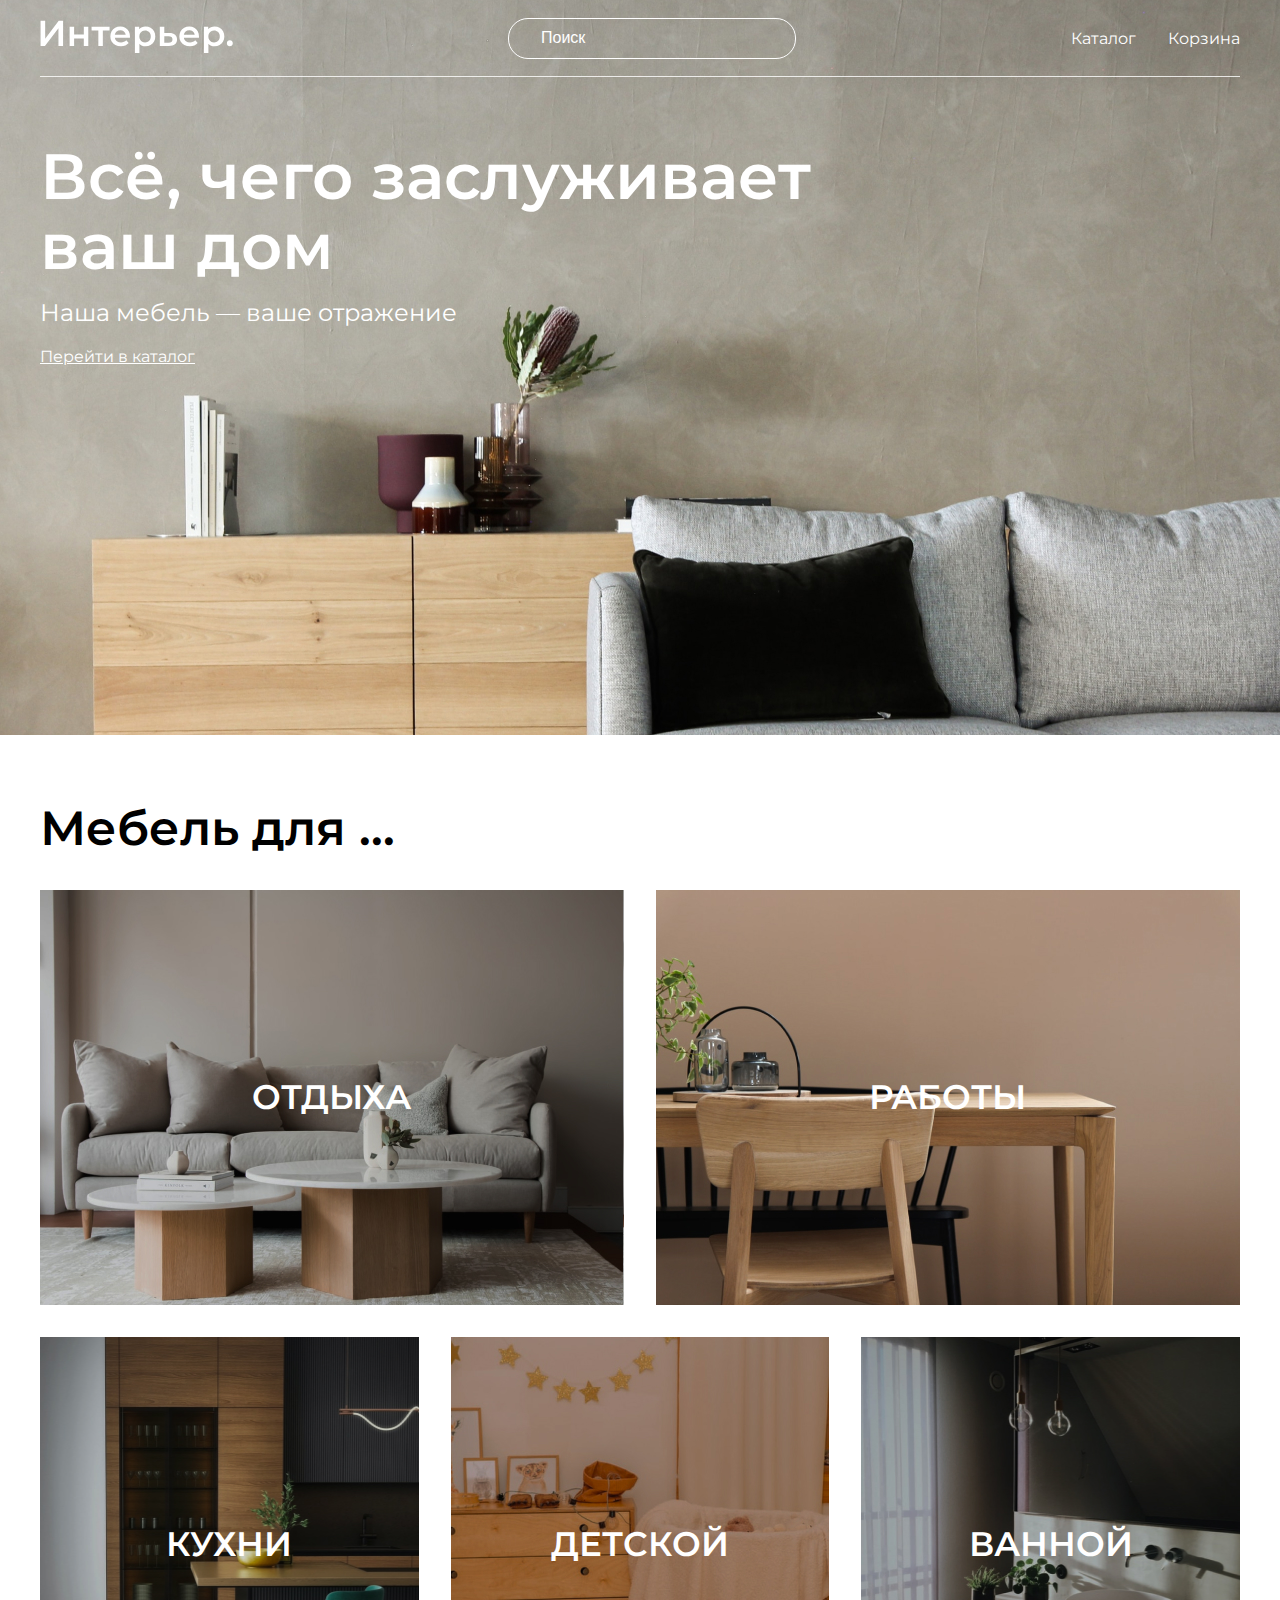
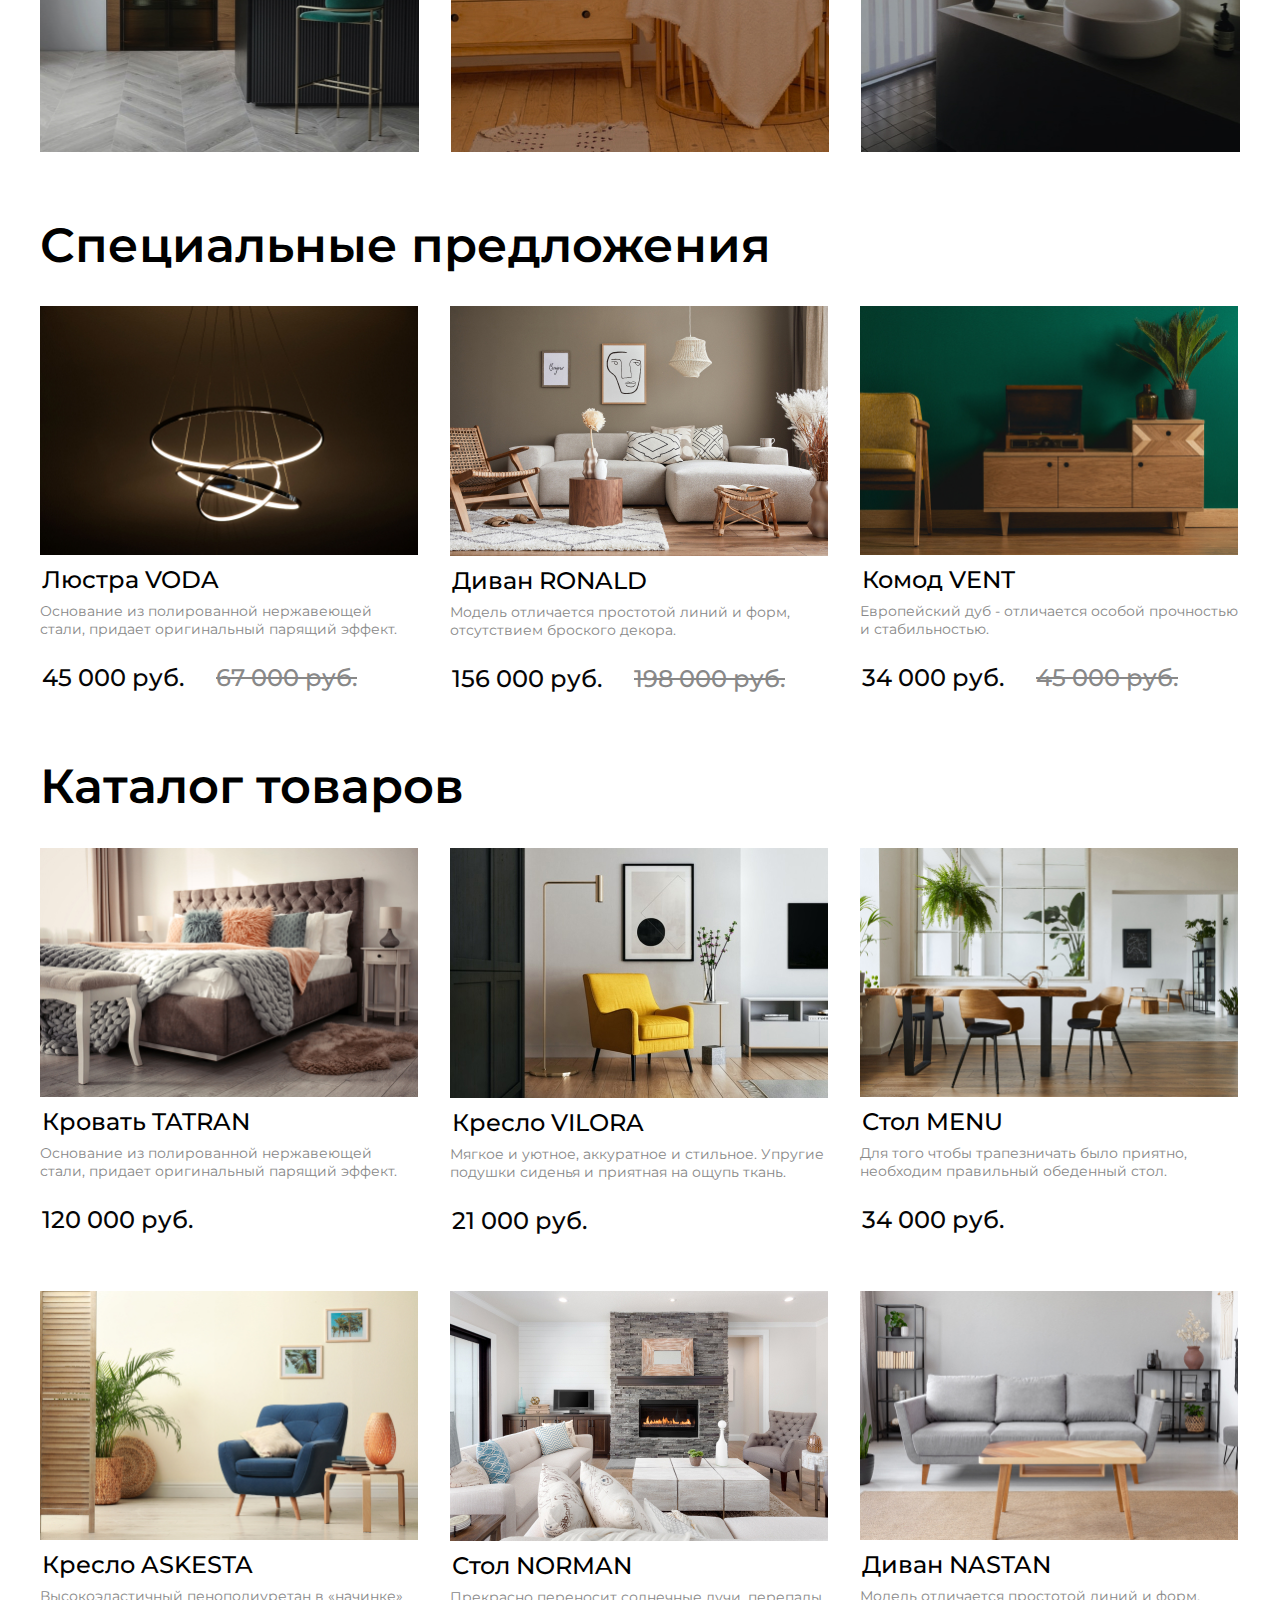
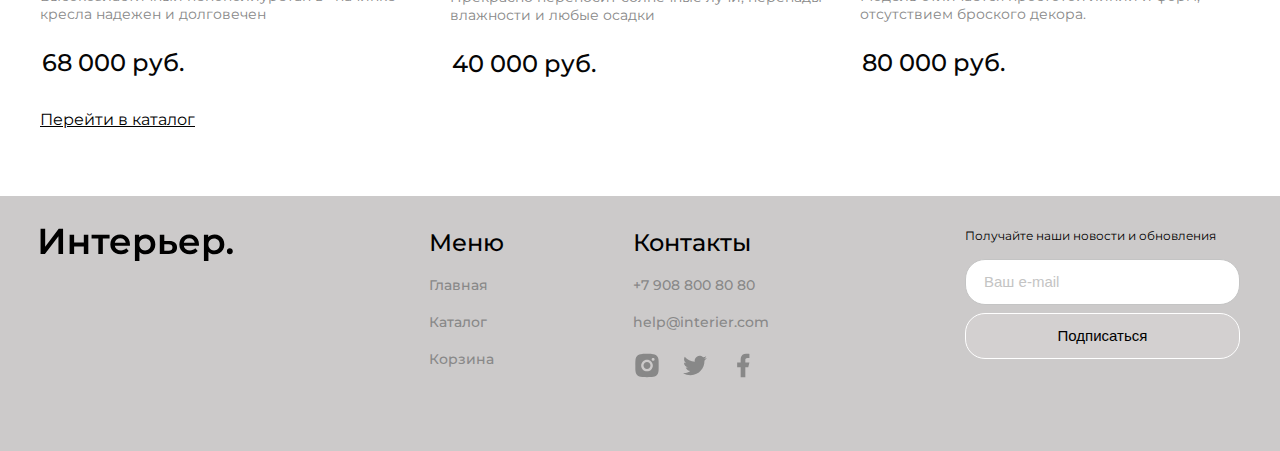
<file: index.html>
<!DOCTYPE html>
<html lang="en">
  <head>
    <meta charset="UTF-8" />
    <meta name="viewport" content="width=device-width, initial-scale=1.0" />
    <title>Главная страница</title>
    <link rel="stylesheet" href="style.css" />
    <link rel="preconnect" href="https://fonts.googleapis.com" />
    <link rel="preconnect" href="https://fonts.gstatic.com" crossorigin />
    <link
      href="https://fonts.googleapis.com/css2?family=Montserrat:wght@400;500;600&display=swap"
      rel="stylesheet"
    />
  </head>

  <body>
    <div class="top center">
      <header class="header">
        <a class="logo" href="index.html"
          ><svg class="logo_top"
            width="193"
            height="33"
            viewBox="0 0 193 33"
            fill="none"
            xmlns="http://www.w3.org/2000/svg"
          >
            <path
              d="M0.564 0.799998H5.172V18.692L18.708 0.799998H23.064V26H18.456V8.144L4.92 26H0.564V0.799998ZM29.6256 6.776H34.1256V14.588H43.8096V6.776H48.3096V26H43.8096V18.404H34.1256V26H29.6256V6.776ZM69.5684 10.592H62.8364V26H58.3364V10.592H51.5684V6.776H69.5684V10.592ZM89.9888 16.496C89.9888 16.808 89.9648 17.252 89.9168 17.828H74.8328C75.0968 19.244 75.7808 20.372 76.8848 21.212C78.0128 22.028 79.4048 22.436 81.0608 22.436C83.1728 22.436 84.9128 21.74 86.2808 20.348L88.6928 23.12C87.8288 24.152 86.7368 24.932 85.4168 25.46C84.0968 25.988 82.6088 26.252 80.9528 26.252C78.8408 26.252 76.9808 25.832 75.3728 24.992C73.7648 24.152 72.5168 22.988 71.6288 21.5C70.7648 19.988 70.3328 18.284 70.3328 16.388C70.3328 14.516 70.7528 12.836 71.5928 11.348C72.4568 9.836 73.6448 8.66 75.1568 7.82C76.6688 6.98 78.3728 6.56 80.2688 6.56C82.1408 6.56 83.8088 6.98 85.2728 7.82C86.7608 8.636 87.9128 9.8 88.7288 11.312C89.5688 12.8 89.9888 14.528 89.9888 16.496ZM80.2688 10.16C78.8288 10.16 77.6048 10.592 76.5968 11.456C75.6128 12.296 75.0128 13.424 74.7968 14.84H85.7048C85.5128 13.448 84.9248 12.32 83.9408 11.456C82.9568 10.592 81.7328 10.16 80.2688 10.16ZM105.567 6.56C107.439 6.56 109.107 6.968 110.571 7.784C112.059 8.6 113.223 9.752 114.063 11.24C114.903 12.728 115.323 14.444 115.323 16.388C115.323 18.332 114.903 20.06 114.063 21.572C113.223 23.06 112.059 24.212 110.571 25.028C109.107 25.844 107.439 26.252 105.567 26.252C102.975 26.252 100.923 25.388 99.4107 23.66V32.984H94.9107V6.776H99.1947V9.296C99.9387 8.384 100.851 7.7 101.931 7.244C103.035 6.788 104.247 6.56 105.567 6.56ZM105.063 22.4C106.719 22.4 108.075 21.848 109.131 20.744C110.211 19.64 110.751 18.188 110.751 16.388C110.751 14.588 110.211 13.136 109.131 12.032C108.075 10.928 106.719 10.376 105.063 10.376C103.983 10.376 103.011 10.628 102.147 11.132C101.283 11.612 100.599 12.308 100.095 13.22C99.5907 14.132 99.3387 15.188 99.3387 16.388C99.3387 17.588 99.5907 18.644 100.095 19.556C100.599 20.468 101.283 21.176 102.147 21.68C103.011 22.16 103.983 22.4 105.063 22.4ZM129.449 13.112C131.897 13.112 133.769 13.664 135.065 14.768C136.385 15.872 137.045 17.432 137.045 19.448C137.045 21.56 136.325 23.192 134.885 24.344C133.445 25.496 131.417 26.06 128.801 26.036L119.801 26V6.776H124.301V13.076L129.449 13.112ZM128.405 22.724C129.725 22.748 130.733 22.472 131.429 21.896C132.125 21.32 132.473 20.48 132.473 19.376C132.473 18.296 132.137 17.504 131.465 17C130.793 16.496 129.773 16.232 128.405 16.208L124.301 16.172V22.688L128.405 22.724ZM159.001 16.496C159.001 16.808 158.977 17.252 158.929 17.828H143.845C144.109 19.244 144.793 20.372 145.897 21.212C147.025 22.028 148.417 22.436 150.073 22.436C152.185 22.436 153.925 21.74 155.293 20.348L157.705 23.12C156.841 24.152 155.749 24.932 154.429 25.46C153.109 25.988 151.621 26.252 149.965 26.252C147.853 26.252 145.993 25.832 144.385 24.992C142.777 24.152 141.529 22.988 140.641 21.5C139.777 19.988 139.345 18.284 139.345 16.388C139.345 14.516 139.765 12.836 140.605 11.348C141.469 9.836 142.657 8.66 144.169 7.82C145.681 6.98 147.385 6.56 149.281 6.56C151.153 6.56 152.821 6.98 154.285 7.82C155.773 8.636 156.925 9.8 157.741 11.312C158.581 12.8 159.001 14.528 159.001 16.496ZM149.281 10.16C147.841 10.16 146.617 10.592 145.609 11.456C144.625 12.296 144.025 13.424 143.809 14.84H154.717C154.525 13.448 153.937 12.32 152.953 11.456C151.969 10.592 150.745 10.16 149.281 10.16ZM174.578 6.56C176.45 6.56 178.118 6.968 179.582 7.784C181.07 8.6 182.234 9.752 183.074 11.24C183.914 12.728 184.334 14.444 184.334 16.388C184.334 18.332 183.914 20.06 183.074 21.572C182.234 23.06 181.07 24.212 179.582 25.028C178.118 25.844 176.45 26.252 174.578 26.252C171.986 26.252 169.934 25.388 168.422 23.66V32.984H163.922V6.776H168.206V9.296C168.95 8.384 169.862 7.7 170.942 7.244C172.046 6.788 173.258 6.56 174.578 6.56ZM174.074 22.4C175.73 22.4 177.086 21.848 178.142 20.744C179.222 19.64 179.762 18.188 179.762 16.388C179.762 14.588 179.222 13.136 178.142 12.032C177.086 10.928 175.73 10.376 174.074 10.376C172.994 10.376 172.022 10.628 171.158 11.132C170.294 11.612 169.61 12.308 169.106 13.22C168.602 14.132 168.35 15.188 168.35 16.388C168.35 17.588 168.602 18.644 169.106 19.556C169.61 20.468 170.294 21.176 171.158 21.68C172.022 22.16 172.994 22.4 174.074 22.4ZM189.83 26.252C189.014 26.252 188.318 25.976 187.742 25.424C187.166 24.848 186.878 24.128 186.878 23.264C186.878 22.376 187.154 21.656 187.706 21.104C188.282 20.552 188.99 20.276 189.83 20.276C190.67 20.276 191.366 20.552 191.918 21.104C192.494 21.656 192.782 22.376 192.782 23.264C192.782 24.128 192.494 24.848 191.918 25.424C191.342 25.976 190.646 26.252 189.83 26.252Z"
              fill="white"
            /></svg>
        </a>
        <input placeholder="Поиск" class="header_input" type="text" />
        <nav class="menu">
          <a class="menu_link" href="catalog.html">Каталог</a>
          <a class="menu_link" href="cart.html">Корзина</a>
        </nav>
        <div class="menu_mobile">
          <a href="#"
            ><svg class="icons"
              width="20"
              height="19"
              viewBox="0 0 20 19"
              fill="none"
              xmlns="http://www.w3.org/2000/svg"
            >
              <g clip-path="url(#clip0_310_627)">
                <path
                  d="M5.7515 2.99141C4.59282 4.14838 3.91891 5.70363 3.86709 7.34023C3.81528 8.97682 4.38946 10.5716 5.47264 11.7995C6.55581 13.0275 8.06645 13.7962 9.69672 13.9491C11.2973 14.0991 12.8949 13.6444 14.1757 12.6766L17.5069 16.0085L17.5069 16.0085C17.5897 16.0914 17.6881 16.1571 17.7963 16.2019C17.9046 16.2468 18.0206 16.2698 18.1377 16.2698C18.2549 16.2698 18.3709 16.2468 18.4791 16.2019C18.5873 16.1571 18.6857 16.0914 18.7685 16.0085C18.8514 15.9257 18.9171 15.8274 18.9619 15.7191C19.0068 15.6109 19.0298 15.4949 19.0298 15.3777C19.0298 15.2606 19.0068 15.1446 18.9619 15.0363C18.9171 14.9281 18.8514 14.8298 18.7685 14.7469L18.7685 14.7469L15.4368 11.416C16.4021 10.135 16.8547 8.53846 16.7038 6.93943C16.5501 5.31054 15.7816 3.80139 14.5547 2.719C13.3277 1.63662 11.7345 1.06232 10.0992 1.11292C8.46381 1.16352 6.90917 1.83523 5.7515 2.99141ZM5.7515 2.99141L5.82216 3.06217L5.7515 2.99141ZM13.5895 4.25366C14.0271 4.68416 14.3751 5.19703 14.6135 5.76269C14.8518 6.32835 14.9758 6.93561 14.9783 7.54944C14.9808 8.16327 14.8618 8.77152 14.628 9.3391C14.3943 9.90669 14.0505 10.4224 13.6164 10.8564C13.1824 11.2905 12.6667 11.6343 12.0991 11.868C11.5315 12.1018 10.9233 12.2208 10.3094 12.2183C9.6956 12.2158 9.08834 12.0918 8.52268 11.8535C7.95702 11.6151 7.44415 11.2671 7.01365 10.8295C6.15334 9.95509 5.67341 8.77613 5.6784 7.54944C5.6834 6.32275 6.17291 5.14773 7.04032 4.28033C7.90772 3.41292 9.08274 2.92341 10.3094 2.91841C11.5361 2.91342 12.7151 3.39335 13.5895 4.25366Z"
                  fill="white"
                  stroke="white"
                  stroke-width="0.2"
                />
              </g>
              <defs>
                <clipPath id="clip0_310_627">
                  <rect
                    width="19"
                    height="19"
                    fill="white"
                    transform="translate(0.800537)"
                  />
                </clipPath>
              </defs>
            </svg>
          </a>
          <a href="catalog.html"
            ><svg class="icons"
              width="20"
              height="21"
              viewBox="0 0 20 21"
              fill="none"
              xmlns="http://www.w3.org/2000/svg"
            >
              <rect
                x="0.800537"
                y="0.900024"
                width="4.57143"
                height="4.57143"
                fill="white"
              />
              <rect
                x="0.800537"
                y="8.21436"
                width="4.57143"
                height="4.57143"
                fill="white"
              />
              <rect
                x="0.800537"
                y="15.5286"
                width="4.57143"
                height="4.57143"
                fill="white"
              />
              <rect
                x="8.11401"
                y="8.21436"
                width="4.57143"
                height="4.57143"
                fill="white"
              />
              <rect
                x="8.11401"
                y="15.5286"
                width="4.57143"
                height="4.57143"
                fill="white"
              />
              <rect
                x="8.11401"
                y="0.900024"
                width="4.57143"
                height="4.57143"
                fill="white"
              />
              <rect
                x="15.4285"
                y="8.21436"
                width="4.57143"
                height="4.57143"
                fill="white"
              />
              <rect
                x="15.4285"
                y="15.5286"
                width="4.57143"
                height="4.57143"
                fill="white"
              />
              <rect
                x="15.4285"
                y="0.900024"
                width="4.57143"
                height="4.57143"
                fill="white"
              />
            </svg>
          </a>
          <a href="cart.html"
            ><svg class="icons"
              width="25"
              height="25"
              viewBox="0 0 25 25"
              fill="none"
              xmlns="http://www.w3.org/2000/svg"
            >
              <path
                d="M14.5834 20.8333C15.1359 20.8333 15.6658 20.6138 16.0566 20.2231C16.4473 19.8324 16.6667 19.3025 16.6667 18.75C16.6667 18.1974 16.4473 17.6675 16.0566 17.2768C15.6658 16.8861 15.1359 16.6666 14.5834 16.6666C14.0309 16.6666 13.501 16.8861 13.1103 17.2768C12.7196 17.6675 12.5001 18.1974 12.5001 18.75C12.5001 19.3025 12.7196 19.8324 13.1103 20.2231C13.501 20.6138 14.0309 20.8333 14.5834 20.8333ZM7.29174 20.8333C7.84428 20.8333 8.37418 20.6138 8.76488 20.2231C9.15558 19.8324 9.37508 19.3025 9.37508 18.75C9.37508 18.1974 9.15558 17.6675 8.76488 17.2768C8.37418 16.8861 7.84428 16.6666 7.29174 16.6666C6.73921 16.6666 6.20931 16.8861 5.81861 17.2768C5.4279 17.6675 5.20841 18.1974 5.20841 18.75C5.20841 19.3025 5.4279 19.8324 5.81861 20.2231C6.20931 20.6138 6.73921 20.8333 7.29174 20.8333ZM20.873 6.16975C21.133 6.16136 21.3796 6.05217 21.5606 5.86525C21.7416 5.67834 21.8428 5.42836 21.8428 5.16819C21.8428 4.90801 21.7416 4.65804 21.5606 4.47112C21.3796 4.28421 21.133 4.17501 20.873 4.16663H19.674C18.7345 4.16663 17.922 4.81871 17.7178 5.73538L16.4126 11.6125C16.2084 12.5291 15.3959 13.1812 14.4563 13.1812H6.63133L5.12924 7.17079H14.8636C15.1212 7.15904 15.3644 7.04844 15.5425 6.86199C15.7206 6.67555 15.82 6.42761 15.82 6.16975C15.82 5.91189 15.7206 5.66395 15.5425 5.47751C15.3644 5.29106 15.1212 5.18046 14.8636 5.16871H5.12924C4.82473 5.16862 4.5242 5.23796 4.25051 5.37145C3.97682 5.50495 3.73716 5.69909 3.54976 5.93911C3.36236 6.17913 3.23215 6.45872 3.16903 6.75662C3.10591 7.05452 3.11154 7.36289 3.1855 7.65829L4.68758 13.6666C4.79586 14.1002 5.046 14.485 5.39821 14.7601C5.75042 15.0351 6.18447 15.1844 6.63133 15.1843H14.4563C15.368 15.1845 16.2524 14.8736 16.9636 14.3032C17.6748 13.7327 18.1701 12.9368 18.3678 12.0468L19.674 6.16975H20.873Z"
                fill="white"
              />
            </svg>
          </a>
        </div>
      </header>
      <section>
        <h1 class="title">Всё, чего заслуживает ваш дом</h1>
        <p class="top_text">Наша мебель — ваше отражение</p>
        <a class="top_link" href="catalog.html">Перейти в каталог</a>
      </section>
    </div>
    <div class="furniture_for center">
      <h2 class="heading">Мебель для ...</h2>
      <div class="for">
        <div class="for_item for_item_1 for_item_big">ОТДЫХА</div>
        <div class="for_item for_item_2 for_item_big">РАБОТЫ</div>
        <div class="for_item for_item_3">КУХНИ</div>
        <div class="for_item for_item_4">ДЕТСКОЙ</div>
        <div class="for_item for_item_5">ВАННОЙ</div>
      </div>
    </div>
    <div class="product_box center">
      <h2 class="heading">Специальные предложения</h2>
      <div class="product_content">
        <div class="product">
          <img
            src="img/voda_chandelier.jpg"
            alt="voda chandelier"
            class="product_img"
          />
          <a class="product_heading" href="#">Люстра VODA</a>
          <p class="product_text">
            Основание из полированной нержавеющей стали, придает оригинальный
            парящий эффект.
          </p>
          <div class="product_box-price">
            <span class="product_price">45 000 руб.</span>
            <span class="product_price product_sale">67 000 руб.</span>
          </div>
        </div>
        <div class="product">
          <img
            src="img/ronald_sofa.jpg"
            alt="ronald sofa"
            class="product_img"
          />
          <a class="product_heading" href="#">Диван RONALD</a>
          <p class="product_text">
            Модель отличается простотой линий и форм, отсутствием броского
            декора.
          </p>
          <div class="product_box-price">
            <span class="product_price">156 000 руб.</span>
            <span class="product_price product_sale">198 000 руб.</span>
          </div>
        </div>
        <div class="product">
          <img
            src="img/vent_dresser.jpg"
            alt="vent dresser"
            class="product_img"
          />
          <a class="product_heading" href="#">Комод VENT</a>
          <p class="product_text">
            Европейский дуб - отличается особой прочностью и стабильностью.
          </p>
          <div class="product_box-price">
            <span class="product_price">34 000 руб.</span>
            <span class="product_price product_sale">45 000 руб.</span>
          </div>
        </div>
      </div>
    </div>
    <div class="product_box center">
      <h2 class="heading">Каталог товаров</h2>
      <div class="product_content">
        <div class="product">
          <img src="img/tatran_bed.jpg" alt="tatran bed" class="product_img" />
          <a class="product_heading" href="#">Кровать TATRAN</a>
          <p class="product_text">
            Основание из полированной нержавеющей стали, придает оригинальный
            парящий эффект.
          </p>
          <div class="product_box-price">
            <span class="product_price">120 000 руб.</span>
          </div>
        </div>
        <div class="product">
          <img
            src="img/vilora_arm-chair.jpg"
            alt="vilora arm-chair"
            class="product_img"
          />
          <a class="product_heading" href="#">Кресло VILORA</a>
          <p class="product_text">
            Мягкое и уютное, аккуратное и стильное. Упругие подушки сиденья и
            приятная на ощупь ткань.
          </p>
          <div class="product_box-price">
            <span class="product_price">21 000 руб.</span>
          </div>
        </div>
        <div class="product">
          <img src="img/menu_table.jpg" alt="menu table" class="product_img" />
          <a class="product_heading" href="#">Стол MENU</a>
          <p class="product_text">
            Для того чтобы трапезничать было приятно, необходим правильный
            обеденный стол.
          </p>
          <div class="product_box-price">
            <span class="product_price">34 000 руб.</span>
          </div>
        </div>
        <div class="product">
          <img
            src="img/askesta_arm-chair.jpg"
            alt="askesta arm-chair"
            class="product_img"
          />
          <a class="product_heading" href="#">Кресло ASKESTA</a>
          <p class="product_text">
            Высокоэластичный пенополиуретан в «начинке» кресла надежен и
            долговечен
          </p>
          <div class="product_box-price">
            <span class="product_price">68 000 руб.</span>
          </div>
        </div>
        <div class="product">
          <img
            src="img/norman_table.jpg"
            alt="norman table"
            class="product_img"
          />
          <a class="product_heading" href="#">Стол NORMAN</a>
          <p class="product_text">
            Прекрасно переносит солнечные лучи, перепады влажности и любые
            осадки
          </p>
          <div class="product_box-price">
            <span class="product_price">40 000 руб.</span>
          </div>
        </div>
        <div class="product">
          <img
            src="img/nastan_table.jpg"
            alt="nastan table"
            class="product_img"
          />
          <a class="product_heading" href="#">Диван NASTAN</a>
          <p class="product_text">
            Модель отличается простотой линий и форм, отсутствием броского
            декора.
          </p>
          <div class="product_box-price">
            <span class="product_price">80 000 руб.</span>
          </div>
        </div>
      </div>
      <div class="box-link center">
        <a href="catalog.html" class="link-go">Перейти в каталог</a>
      </div>
    </div>
    <footer class="footer center">
      <div class="footer_logo">
        <a href="index.html">
          <svg class="logo_footer"
            width="193"
            height="33"
            viewBox="0 0 193 33"
            fill="none"
            xmlns="http://www.w3.org/2000/svg"
          >
            <path
              d="M0.564 0.799998H5.172V18.692L18.708 0.799998H23.064V26H18.456V8.144L4.92 26H0.564V0.799998ZM29.6256 6.776H34.1256V14.588H43.8096V6.776H48.3096V26H43.8096V18.404H34.1256V26H29.6256V6.776ZM69.5684 10.592H62.8364V26H58.3364V10.592H51.5684V6.776H69.5684V10.592ZM89.9888 16.496C89.9888 16.808 89.9648 17.252 89.9168 17.828H74.8328C75.0968 19.244 75.7808 20.372 76.8848 21.212C78.0128 22.028 79.4048 22.436 81.0608 22.436C83.1728 22.436 84.9128 21.74 86.2808 20.348L88.6928 23.12C87.8288 24.152 86.7368 24.932 85.4168 25.46C84.0968 25.988 82.6088 26.252 80.9528 26.252C78.8408 26.252 76.9808 25.832 75.3728 24.992C73.7648 24.152 72.5168 22.988 71.6288 21.5C70.7648 19.988 70.3328 18.284 70.3328 16.388C70.3328 14.516 70.7528 12.836 71.5928 11.348C72.4568 9.836 73.6448 8.66 75.1568 7.82C76.6688 6.98 78.3728 6.56 80.2688 6.56C82.1408 6.56 83.8088 6.98 85.2728 7.82C86.7608 8.636 87.9128 9.8 88.7288 11.312C89.5688 12.8 89.9888 14.528 89.9888 16.496ZM80.2688 10.16C78.8288 10.16 77.6048 10.592 76.5968 11.456C75.6128 12.296 75.0128 13.424 74.7968 14.84H85.7048C85.5128 13.448 84.9248 12.32 83.9408 11.456C82.9568 10.592 81.7328 10.16 80.2688 10.16ZM105.567 6.56C107.439 6.56 109.107 6.968 110.571 7.784C112.059 8.6 113.223 9.752 114.063 11.24C114.903 12.728 115.323 14.444 115.323 16.388C115.323 18.332 114.903 20.06 114.063 21.572C113.223 23.06 112.059 24.212 110.571 25.028C109.107 25.844 107.439 26.252 105.567 26.252C102.975 26.252 100.923 25.388 99.4107 23.66V32.984H94.9107V6.776H99.1947V9.296C99.9387 8.384 100.851 7.7 101.931 7.244C103.035 6.788 104.247 6.56 105.567 6.56ZM105.063 22.4C106.719 22.4 108.075 21.848 109.131 20.744C110.211 19.64 110.751 18.188 110.751 16.388C110.751 14.588 110.211 13.136 109.131 12.032C108.075 10.928 106.719 10.376 105.063 10.376C103.983 10.376 103.011 10.628 102.147 11.132C101.283 11.612 100.599 12.308 100.095 13.22C99.5907 14.132 99.3387 15.188 99.3387 16.388C99.3387 17.588 99.5907 18.644 100.095 19.556C100.599 20.468 101.283 21.176 102.147 21.68C103.011 22.16 103.983 22.4 105.063 22.4ZM129.449 13.112C131.897 13.112 133.769 13.664 135.065 14.768C136.385 15.872 137.045 17.432 137.045 19.448C137.045 21.56 136.325 23.192 134.885 24.344C133.445 25.496 131.417 26.06 128.801 26.036L119.801 26V6.776H124.301V13.076L129.449 13.112ZM128.405 22.724C129.725 22.748 130.733 22.472 131.429 21.896C132.125 21.32 132.473 20.48 132.473 19.376C132.473 18.296 132.137 17.504 131.465 17C130.793 16.496 129.773 16.232 128.405 16.208L124.301 16.172V22.688L128.405 22.724ZM159.001 16.496C159.001 16.808 158.977 17.252 158.929 17.828H143.845C144.109 19.244 144.793 20.372 145.897 21.212C147.025 22.028 148.417 22.436 150.073 22.436C152.185 22.436 153.925 21.74 155.293 20.348L157.705 23.12C156.841 24.152 155.749 24.932 154.429 25.46C153.109 25.988 151.621 26.252 149.965 26.252C147.853 26.252 145.993 25.832 144.385 24.992C142.777 24.152 141.529 22.988 140.641 21.5C139.777 19.988 139.345 18.284 139.345 16.388C139.345 14.516 139.765 12.836 140.605 11.348C141.469 9.836 142.657 8.66 144.169 7.82C145.681 6.98 147.385 6.56 149.281 6.56C151.153 6.56 152.821 6.98 154.285 7.82C155.773 8.636 156.925 9.8 157.741 11.312C158.581 12.8 159.001 14.528 159.001 16.496ZM149.281 10.16C147.841 10.16 146.617 10.592 145.609 11.456C144.625 12.296 144.025 13.424 143.809 14.84H154.717C154.525 13.448 153.937 12.32 152.953 11.456C151.969 10.592 150.745 10.16 149.281 10.16ZM174.578 6.56C176.45 6.56 178.118 6.968 179.582 7.784C181.07 8.6 182.234 9.752 183.074 11.24C183.914 12.728 184.334 14.444 184.334 16.388C184.334 18.332 183.914 20.06 183.074 21.572C182.234 23.06 181.07 24.212 179.582 25.028C178.118 25.844 176.45 26.252 174.578 26.252C171.986 26.252 169.934 25.388 168.422 23.66V32.984H163.922V6.776H168.206V9.296C168.95 8.384 169.862 7.7 170.942 7.244C172.046 6.788 173.258 6.56 174.578 6.56ZM174.074 22.4C175.73 22.4 177.086 21.848 178.142 20.744C179.222 19.64 179.762 18.188 179.762 16.388C179.762 14.588 179.222 13.136 178.142 12.032C177.086 10.928 175.73 10.376 174.074 10.376C172.994 10.376 172.022 10.628 171.158 11.132C170.294 11.612 169.61 12.308 169.106 13.22C168.602 14.132 168.35 15.188 168.35 16.388C168.35 17.588 168.602 18.644 169.106 19.556C169.61 20.468 170.294 21.176 171.158 21.68C172.022 22.16 172.994 22.4 174.074 22.4ZM189.83 26.252C189.014 26.252 188.318 25.976 187.742 25.424C187.166 24.848 186.878 24.128 186.878 23.264C186.878 22.376 187.154 21.656 187.706 21.104C188.282 20.552 188.99 20.276 189.83 20.276C190.67 20.276 191.366 20.552 191.918 21.104C192.494 21.656 192.782 22.376 192.782 23.264C192.782 24.128 192.494 24.848 191.918 25.424C191.342 25.976 190.646 26.252 189.83 26.252Z"
              fill="black"
            />
          </svg>
        </a>
      </div>
      <div class="footer_info">
        <nav class="footer_item">
          <h3 class="footer_heading">Меню</h3>
          <a class="footer_link" href="index.html">Главная</a>
          <a class="footer_link" href="catalog.html">Каталог</a>
          <a class="footer_link" href="#">Корзина</a><br />
        </nav>
        <div class="footer_item">
          <h3 class="footer_heading">Контакты</h3>
          <a href="tel:+79088008080" class="footer_link">+7 908 800 80 80</a>
          <a href="mailto:help@interier.com" class="footer_link"
            >help@interier.com</a
          >
          <div class="footer_icons">
            <a href="#">
              <svg class="icons"
                width="28"
                height="29"
                viewBox="0 0 28 29"
                fill="none"
                xmlns="http://www.w3.org/2000/svg"
              >
                <g clip-path="url(#clip0_5139_60)">
                  <path
                    d="M14 2.83398C17.1698 2.83398 17.5653 2.84565 18.809 2.90398C20.0515 2.96232 20.8973 3.15715 21.6417 3.44648C22.4117 3.74282 23.0603 4.14415 23.709 4.79165C24.3022 5.37486 24.7613 6.08034 25.0542 6.85898C25.3423 7.60215 25.5383 8.44915 25.5967 9.69165C25.6515 10.9353 25.6667 11.3308 25.6667 14.5007C25.6667 17.6705 25.655 18.066 25.5967 19.3097C25.5383 20.5522 25.3423 21.398 25.0542 22.1423C24.7621 22.9214 24.303 23.627 23.709 24.2097C23.1256 24.8027 22.4202 25.2617 21.6417 25.5548C20.8985 25.843 20.0515 26.039 18.809 26.0973C17.5653 26.1522 17.1698 26.1673 14 26.1673C10.8302 26.1673 10.4347 26.1557 9.191 26.0973C7.9485 26.039 7.10267 25.843 6.35834 25.5548C5.57938 25.2625 4.87378 24.8034 4.291 24.2097C3.69764 23.6265 3.23859 22.921 2.94584 22.1423C2.6565 21.3992 2.46167 20.5522 2.40334 19.3097C2.3485 18.066 2.33334 17.6705 2.33334 14.5007C2.33334 11.3308 2.345 10.9353 2.40334 9.69165C2.46167 8.44798 2.6565 7.60332 2.94584 6.85898C3.23778 6.07986 3.69694 5.37419 4.291 4.79165C4.87395 4.19809 5.5795 3.739 6.35834 3.44648C7.10267 3.15715 7.94734 2.96232 9.191 2.90398C10.4347 2.84915 10.8302 2.83398 14 2.83398ZM14 8.66732C12.4529 8.66732 10.9692 9.2819 9.87521 10.3759C8.78125 11.4698 8.16667 12.9536 8.16667 14.5007C8.16667 16.0477 8.78125 17.5315 9.87521 18.6254C10.9692 19.7194 12.4529 20.334 14 20.334C15.5471 20.334 17.0308 19.7194 18.1248 18.6254C19.2188 17.5315 19.8333 16.0477 19.8333 14.5007C19.8333 12.9536 19.2188 11.4698 18.1248 10.3759C17.0308 9.2819 15.5471 8.66732 14 8.66732ZM21.5833 8.37565C21.5833 7.98888 21.4297 7.61794 21.1562 7.34445C20.8827 7.07096 20.5118 6.91732 20.125 6.91732C19.7382 6.91732 19.3673 7.07096 19.0938 7.34445C18.8203 7.61794 18.6667 7.98888 18.6667 8.37565C18.6667 8.76243 18.8203 9.13336 19.0938 9.40685C19.3673 9.68034 19.7382 9.83398 20.125 9.83398C20.5118 9.83398 20.8827 9.68034 21.1562 9.40685C21.4297 9.13336 21.5833 8.76243 21.5833 8.37565ZM14 11.0007C14.9283 11.0007 15.8185 11.3694 16.4749 12.0258C17.1313 12.6822 17.5 13.5724 17.5 14.5007C17.5 15.4289 17.1313 16.3191 16.4749 16.9755C15.8185 17.6319 14.9283 18.0007 14 18.0007C13.0717 18.0007 12.1815 17.6319 11.5251 16.9755C10.8688 16.3191 10.5 15.4289 10.5 14.5007C10.5 13.5724 10.8688 12.6822 11.5251 12.0258C12.1815 11.3694 13.0717 11.0007 14 11.0007Z"
                    fill="#888888"
                  />
                </g>
                <defs>
                  <clipPath id="clip0_5139_60">
                    <rect
                      width="28"
                      height="28"
                      fill="white"
                      transform="translate(0 0.50061)"
                    />
                  </clipPath>
                </defs>
              </svg>
            </a>
            <a href="#">
              <svg class="icons"
                width="28"
                height="29"
                viewBox="0 0 28 29"
                fill="none"
                xmlns="http://www.w3.org/2000/svg"
              >
                <g clip-path="url(#clip0_5139_57)">
                  <path
                    d="M25.8557 7.09919C24.965 7.49317 24.0205 7.75191 23.0533 7.86686C24.0727 7.2572 24.8357 6.29771 25.2 5.16719C24.2433 5.73652 23.1945 6.13552 22.1013 6.35136C21.3671 5.5657 20.3938 5.04465 19.3328 4.86921C18.2718 4.69377 17.1826 4.87376 16.2345 5.38122C15.2864 5.88868 14.5325 6.69516 14.09 7.67528C13.6475 8.65541 13.5412 9.75427 13.7877 10.801C11.8476 10.7038 9.94973 10.1996 8.21718 9.3213C6.48462 8.44296 4.95616 7.21008 3.73101 5.70269C3.29735 6.44755 3.06946 7.29429 3.07067 8.15619C3.07067 9.84786 3.93167 11.3424 5.24067 12.2174C4.46602 12.193 3.70841 11.9838 3.03101 11.6072V11.6679C3.03124 12.7945 3.42111 13.8864 4.1345 14.7584C4.84789 15.6304 5.8409 16.2289 6.94517 16.4524C6.22606 16.6472 5.47203 16.676 4.74017 16.5364C5.05152 17.5061 5.65835 18.3543 6.4757 18.962C7.29305 19.5697 8.27999 19.9066 9.29834 19.9255C8.28624 20.7204 7.12738 21.308 5.88804 21.6547C4.64869 22.0014 3.35316 22.1005 2.07551 21.9462C4.30582 23.3805 6.90212 24.142 9.55384 24.1395C18.529 24.1395 23.4372 16.7044 23.4372 10.2562C23.4372 10.0462 23.4313 9.83386 23.422 9.62619C24.3773 8.93572 25.2019 8.08038 25.8568 7.10036L25.8557 7.09919Z"
                    fill="#888888"
                  />
                </g>
                <defs>
                  <clipPath id="clip0_5139_57">
                    <rect
                      width="28"
                      height="28"
                      fill="white"
                      transform="translate(0 0.500488)"
                    />
                  </clipPath>
                </defs>
              </svg>
            </a>
            <a href="#">
              <svg class="icons"
                width="28"
                height="29"
                viewBox="0 0 28 29"
                fill="none"
                xmlns="http://www.w3.org/2000/svg"
              >
                <g clip-path="url(#clip0_5139_54)">
                  <path
                    d="M16.3333 16.2218H19.25L20.4167 11.5552H16.3333V9.22184C16.3333 8.02018 16.3333 6.88851 18.6667 6.88851H20.4167V2.96851C20.0363 2.91834 18.6002 2.80518 17.0835 2.80518C13.916 2.80518 11.6667 4.73834 11.6667 8.28851V11.5552H8.16666V16.2218H11.6667V26.1385H16.3333V16.2218Z"
                    fill="#888888"
                  />
                </g>
                <defs>
                  <clipPath id="clip0_5139_54">
                    <rect
                      width="28"
                      height="28"
                      fill="white"
                      transform="translate(0 0.471802)"
                    />
                  </clipPath>
                </defs>
              </svg>
            </a>
          </div>
        </div>
      </div>
      <form class="form" action="#">
        <p class="form_text">Получайте наши новости и обновления</p>
        <input placeholder="Ваш e-mail" class="form_email" type="email" />
        <button class="form_button" type="submit">Подписаться</button>
      </form>
    </footer>
  </body>
</html>
</file>
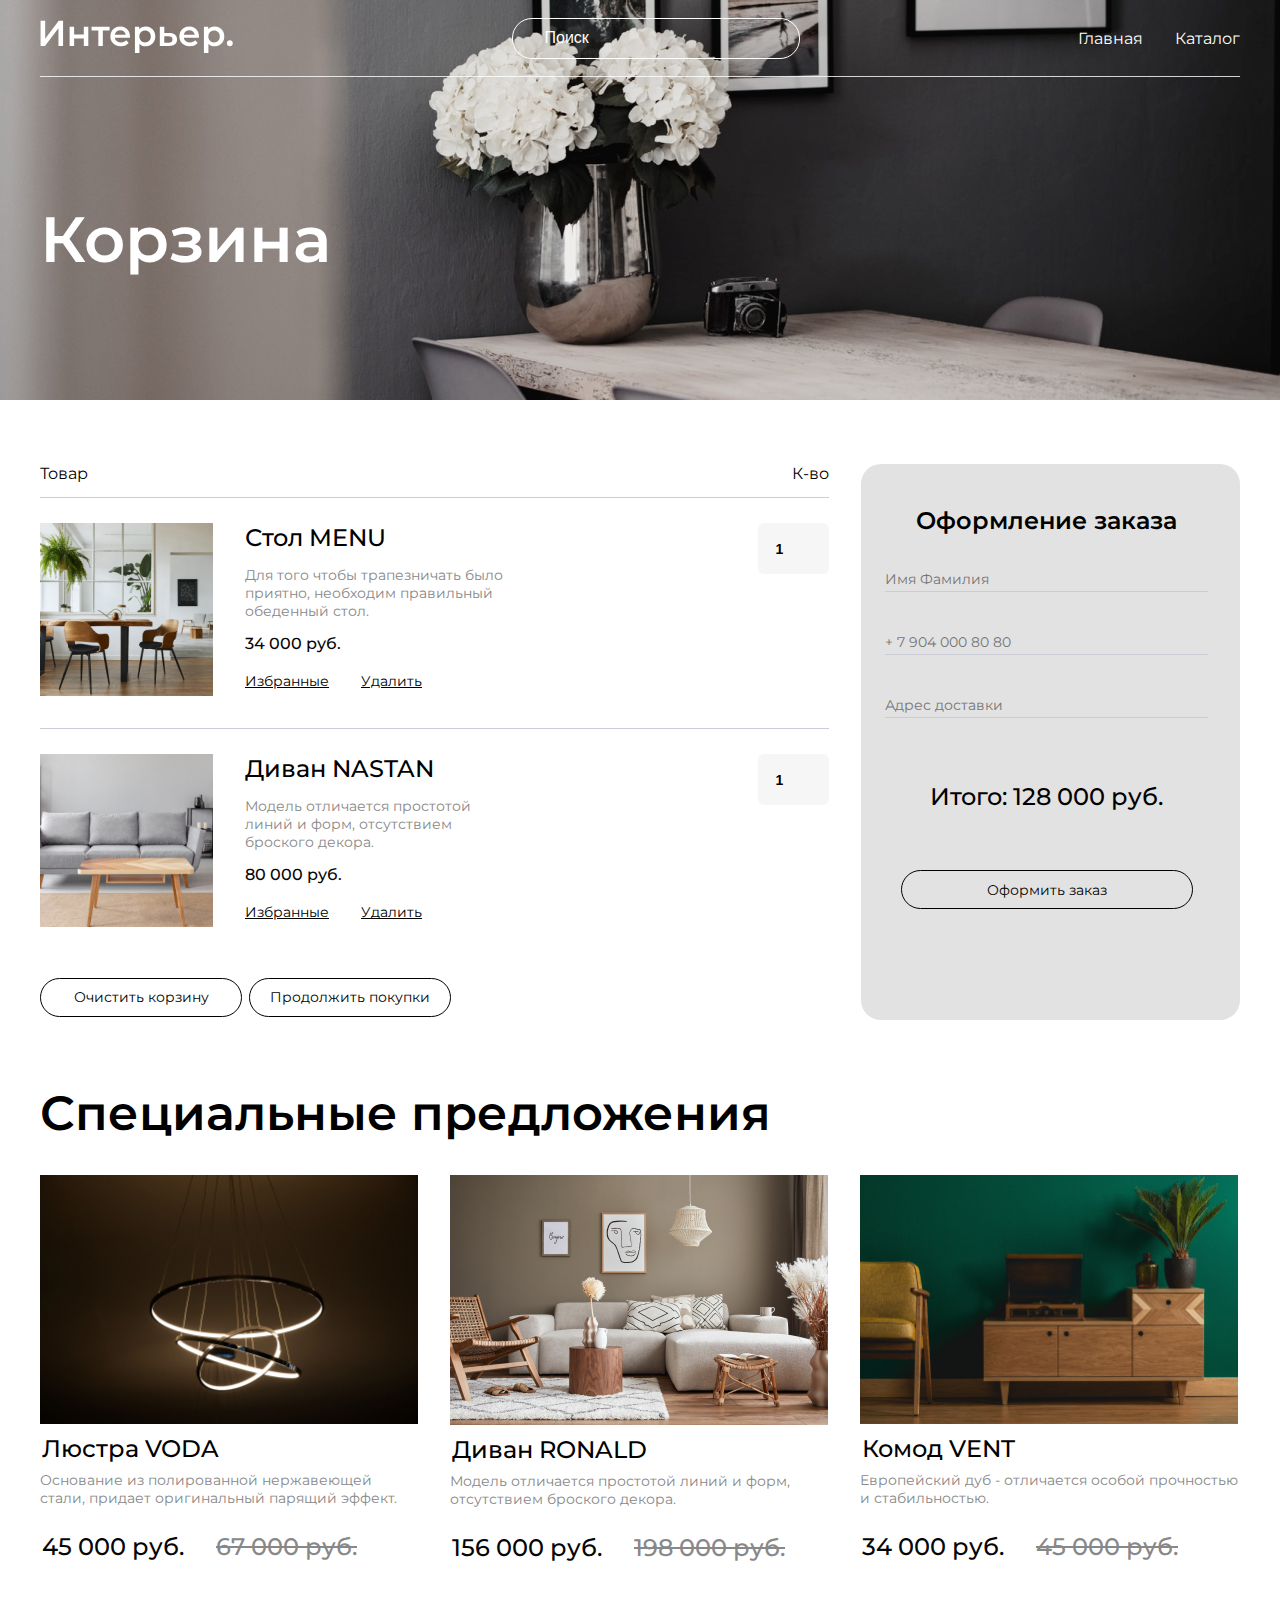
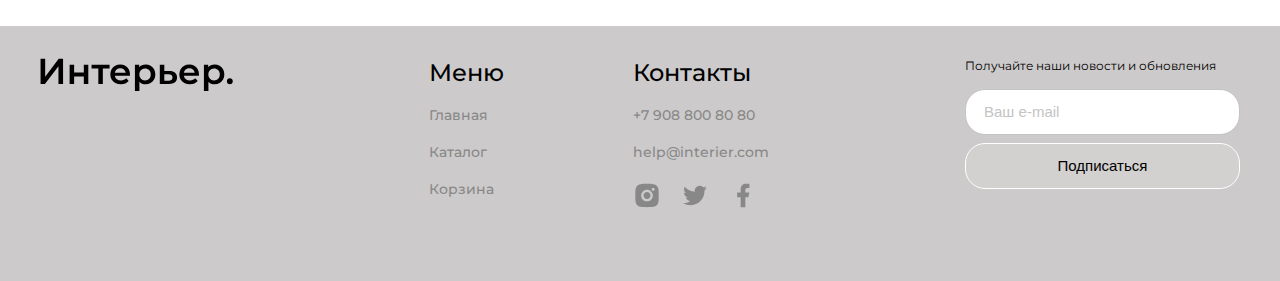
<file: cart.html>
<!DOCTYPE html>
<html lang="en">
  <head>
    <meta charset="UTF-8" />
    <meta name="viewport" content="width=device-width, initial-scale=1.0">
    <title>Корзина</title>
    <link rel="stylesheet" href="style.css" />
    <link rel="preconnect" href="https://fonts.googleapis.com" />
    <link rel="preconnect" href="https://fonts.gstatic.com" crossorigin />
    <link
      href="https://fonts.googleapis.com/css2?family=Montserrat:wght@400;500;600&display=swap"
      rel="stylesheet"
    />
  </head>
  <body>
    <div class="top_cart center">
      <header class="header">
        <a class="logo" href="index.html"><svg class="logo_top"
          width="193"
          height="33"
          viewBox="0 0 193 33"
          fill="none"
          xmlns="http://www.w3.org/2000/svg"
        >
          <path
            d="M0.564 0.799998H5.172V18.692L18.708 0.799998H23.064V26H18.456V8.144L4.92 26H0.564V0.799998ZM29.6256 6.776H34.1256V14.588H43.8096V6.776H48.3096V26H43.8096V18.404H34.1256V26H29.6256V6.776ZM69.5684 10.592H62.8364V26H58.3364V10.592H51.5684V6.776H69.5684V10.592ZM89.9888 16.496C89.9888 16.808 89.9648 17.252 89.9168 17.828H74.8328C75.0968 19.244 75.7808 20.372 76.8848 21.212C78.0128 22.028 79.4048 22.436 81.0608 22.436C83.1728 22.436 84.9128 21.74 86.2808 20.348L88.6928 23.12C87.8288 24.152 86.7368 24.932 85.4168 25.46C84.0968 25.988 82.6088 26.252 80.9528 26.252C78.8408 26.252 76.9808 25.832 75.3728 24.992C73.7648 24.152 72.5168 22.988 71.6288 21.5C70.7648 19.988 70.3328 18.284 70.3328 16.388C70.3328 14.516 70.7528 12.836 71.5928 11.348C72.4568 9.836 73.6448 8.66 75.1568 7.82C76.6688 6.98 78.3728 6.56 80.2688 6.56C82.1408 6.56 83.8088 6.98 85.2728 7.82C86.7608 8.636 87.9128 9.8 88.7288 11.312C89.5688 12.8 89.9888 14.528 89.9888 16.496ZM80.2688 10.16C78.8288 10.16 77.6048 10.592 76.5968 11.456C75.6128 12.296 75.0128 13.424 74.7968 14.84H85.7048C85.5128 13.448 84.9248 12.32 83.9408 11.456C82.9568 10.592 81.7328 10.16 80.2688 10.16ZM105.567 6.56C107.439 6.56 109.107 6.968 110.571 7.784C112.059 8.6 113.223 9.752 114.063 11.24C114.903 12.728 115.323 14.444 115.323 16.388C115.323 18.332 114.903 20.06 114.063 21.572C113.223 23.06 112.059 24.212 110.571 25.028C109.107 25.844 107.439 26.252 105.567 26.252C102.975 26.252 100.923 25.388 99.4107 23.66V32.984H94.9107V6.776H99.1947V9.296C99.9387 8.384 100.851 7.7 101.931 7.244C103.035 6.788 104.247 6.56 105.567 6.56ZM105.063 22.4C106.719 22.4 108.075 21.848 109.131 20.744C110.211 19.64 110.751 18.188 110.751 16.388C110.751 14.588 110.211 13.136 109.131 12.032C108.075 10.928 106.719 10.376 105.063 10.376C103.983 10.376 103.011 10.628 102.147 11.132C101.283 11.612 100.599 12.308 100.095 13.22C99.5907 14.132 99.3387 15.188 99.3387 16.388C99.3387 17.588 99.5907 18.644 100.095 19.556C100.599 20.468 101.283 21.176 102.147 21.68C103.011 22.16 103.983 22.4 105.063 22.4ZM129.449 13.112C131.897 13.112 133.769 13.664 135.065 14.768C136.385 15.872 137.045 17.432 137.045 19.448C137.045 21.56 136.325 23.192 134.885 24.344C133.445 25.496 131.417 26.06 128.801 26.036L119.801 26V6.776H124.301V13.076L129.449 13.112ZM128.405 22.724C129.725 22.748 130.733 22.472 131.429 21.896C132.125 21.32 132.473 20.48 132.473 19.376C132.473 18.296 132.137 17.504 131.465 17C130.793 16.496 129.773 16.232 128.405 16.208L124.301 16.172V22.688L128.405 22.724ZM159.001 16.496C159.001 16.808 158.977 17.252 158.929 17.828H143.845C144.109 19.244 144.793 20.372 145.897 21.212C147.025 22.028 148.417 22.436 150.073 22.436C152.185 22.436 153.925 21.74 155.293 20.348L157.705 23.12C156.841 24.152 155.749 24.932 154.429 25.46C153.109 25.988 151.621 26.252 149.965 26.252C147.853 26.252 145.993 25.832 144.385 24.992C142.777 24.152 141.529 22.988 140.641 21.5C139.777 19.988 139.345 18.284 139.345 16.388C139.345 14.516 139.765 12.836 140.605 11.348C141.469 9.836 142.657 8.66 144.169 7.82C145.681 6.98 147.385 6.56 149.281 6.56C151.153 6.56 152.821 6.98 154.285 7.82C155.773 8.636 156.925 9.8 157.741 11.312C158.581 12.8 159.001 14.528 159.001 16.496ZM149.281 10.16C147.841 10.16 146.617 10.592 145.609 11.456C144.625 12.296 144.025 13.424 143.809 14.84H154.717C154.525 13.448 153.937 12.32 152.953 11.456C151.969 10.592 150.745 10.16 149.281 10.16ZM174.578 6.56C176.45 6.56 178.118 6.968 179.582 7.784C181.07 8.6 182.234 9.752 183.074 11.24C183.914 12.728 184.334 14.444 184.334 16.388C184.334 18.332 183.914 20.06 183.074 21.572C182.234 23.06 181.07 24.212 179.582 25.028C178.118 25.844 176.45 26.252 174.578 26.252C171.986 26.252 169.934 25.388 168.422 23.66V32.984H163.922V6.776H168.206V9.296C168.95 8.384 169.862 7.7 170.942 7.244C172.046 6.788 173.258 6.56 174.578 6.56ZM174.074 22.4C175.73 22.4 177.086 21.848 178.142 20.744C179.222 19.64 179.762 18.188 179.762 16.388C179.762 14.588 179.222 13.136 178.142 12.032C177.086 10.928 175.73 10.376 174.074 10.376C172.994 10.376 172.022 10.628 171.158 11.132C170.294 11.612 169.61 12.308 169.106 13.22C168.602 14.132 168.35 15.188 168.35 16.388C168.35 17.588 168.602 18.644 169.106 19.556C169.61 20.468 170.294 21.176 171.158 21.68C172.022 22.16 172.994 22.4 174.074 22.4ZM189.83 26.252C189.014 26.252 188.318 25.976 187.742 25.424C187.166 24.848 186.878 24.128 186.878 23.264C186.878 22.376 187.154 21.656 187.706 21.104C188.282 20.552 188.99 20.276 189.83 20.276C190.67 20.276 191.366 20.552 191.918 21.104C192.494 21.656 192.782 22.376 192.782 23.264C192.782 24.128 192.494 24.848 191.918 25.424C191.342 25.976 190.646 26.252 189.83 26.252Z"
            fill="white"
          /></svg></a>
        <input placeholder="Поиск" class="header_input" type="text" />
        <nav class="menu">
          <a class="menu_link" href="index.html">Главная</a>
          <a class="menu_link" href="catalog.html">Каталог</a>
        </nav>
        <div class="menu_mobile">
          <a href="#"><svg class="icons" width="20" height="19" viewBox="0 0 20 19" fill="none" xmlns="http://www.w3.org/2000/svg">
            <g clip-path="url(#clip0_310_627)">
            <path d="M5.7515 2.99141C4.59282 4.14838 3.91891 5.70363 3.86709 7.34023C3.81528 8.97682 4.38946 10.5716 5.47264 11.7995C6.55581 13.0275 8.06645 13.7962 9.69672 13.9491C11.2973 14.0991 12.8949 13.6444 14.1757 12.6766L17.5069 16.0085L17.5069 16.0085C17.5897 16.0914 17.6881 16.1571 17.7963 16.2019C17.9046 16.2468 18.0206 16.2698 18.1377 16.2698C18.2549 16.2698 18.3709 16.2468 18.4791 16.2019C18.5873 16.1571 18.6857 16.0914 18.7685 16.0085C18.8514 15.9257 18.9171 15.8274 18.9619 15.7191C19.0068 15.6109 19.0298 15.4949 19.0298 15.3777C19.0298 15.2606 19.0068 15.1446 18.9619 15.0363C18.9171 14.9281 18.8514 14.8298 18.7685 14.7469L18.7685 14.7469L15.4368 11.416C16.4021 10.135 16.8547 8.53846 16.7038 6.93943C16.5501 5.31054 15.7816 3.80139 14.5547 2.719C13.3277 1.63662 11.7345 1.06232 10.0992 1.11292C8.46381 1.16352 6.90917 1.83523 5.7515 2.99141ZM5.7515 2.99141L5.82216 3.06217L5.7515 2.99141ZM13.5895 4.25366C14.0271 4.68416 14.3751 5.19703 14.6135 5.76269C14.8518 6.32835 14.9758 6.93561 14.9783 7.54944C14.9808 8.16327 14.8618 8.77152 14.628 9.3391C14.3943 9.90669 14.0505 10.4224 13.6164 10.8564C13.1824 11.2905 12.6667 11.6343 12.0991 11.868C11.5315 12.1018 10.9233 12.2208 10.3094 12.2183C9.6956 12.2158 9.08834 12.0918 8.52268 11.8535C7.95702 11.6151 7.44415 11.2671 7.01365 10.8295C6.15334 9.95509 5.67341 8.77613 5.6784 7.54944C5.6834 6.32275 6.17291 5.14773 7.04032 4.28033C7.90772 3.41292 9.08274 2.92341 10.3094 2.91841C11.5361 2.91342 12.7151 3.39335 13.5895 4.25366Z" fill="white" stroke="white" stroke-width="0.2"/>
            </g>
            <defs>
            <clipPath id="clip0_310_627">
            <rect width="19" height="19" fill="white" transform="translate(0.800537)"/>
            </clipPath>
            </defs>
            </svg>
            </a>
          <a href="catalog.html"><svg class="icons" width="20" height="21" viewBox="0 0 20 21" fill="none" xmlns="http://www.w3.org/2000/svg">
            <rect x="0.800537" y="0.900024" width="4.57143" height="4.57143" fill="white"/>
            <rect x="0.800537" y="8.21436" width="4.57143" height="4.57143" fill="white"/>
            <rect x="0.800537" y="15.5286" width="4.57143" height="4.57143" fill="white"/>
            <rect x="8.11401" y="8.21436" width="4.57143" height="4.57143" fill="white"/>
            <rect x="8.11401" y="15.5286" width="4.57143" height="4.57143" fill="white"/>
            <rect x="8.11401" y="0.900024" width="4.57143" height="4.57143" fill="white"/>
            <rect x="15.4285" y="8.21436" width="4.57143" height="4.57143" fill="white"/>
            <rect x="15.4285" y="15.5286" width="4.57143" height="4.57143" fill="white"/>
            <rect x="15.4285" y="0.900024" width="4.57143" height="4.57143" fill="white"/>
            </svg>
            </a>
          <a href="cart.html"><svg class="icons" width="25" height="25" viewBox="0 0 25 25" fill="none" xmlns="http://www.w3.org/2000/svg">
            <path d="M14.5834 20.8333C15.1359 20.8333 15.6658 20.6138 16.0566 20.2231C16.4473 19.8324 16.6667 19.3025 16.6667 18.75C16.6667 18.1974 16.4473 17.6675 16.0566 17.2768C15.6658 16.8861 15.1359 16.6666 14.5834 16.6666C14.0309 16.6666 13.501 16.8861 13.1103 17.2768C12.7196 17.6675 12.5001 18.1974 12.5001 18.75C12.5001 19.3025 12.7196 19.8324 13.1103 20.2231C13.501 20.6138 14.0309 20.8333 14.5834 20.8333ZM7.29174 20.8333C7.84428 20.8333 8.37418 20.6138 8.76488 20.2231C9.15558 19.8324 9.37508 19.3025 9.37508 18.75C9.37508 18.1974 9.15558 17.6675 8.76488 17.2768C8.37418 16.8861 7.84428 16.6666 7.29174 16.6666C6.73921 16.6666 6.20931 16.8861 5.81861 17.2768C5.4279 17.6675 5.20841 18.1974 5.20841 18.75C5.20841 19.3025 5.4279 19.8324 5.81861 20.2231C6.20931 20.6138 6.73921 20.8333 7.29174 20.8333ZM20.873 6.16975C21.133 6.16136 21.3796 6.05217 21.5606 5.86525C21.7416 5.67834 21.8428 5.42836 21.8428 5.16819C21.8428 4.90801 21.7416 4.65804 21.5606 4.47112C21.3796 4.28421 21.133 4.17501 20.873 4.16663H19.674C18.7345 4.16663 17.922 4.81871 17.7178 5.73538L16.4126 11.6125C16.2084 12.5291 15.3959 13.1812 14.4563 13.1812H6.63133L5.12924 7.17079H14.8636C15.1212 7.15904 15.3644 7.04844 15.5425 6.86199C15.7206 6.67555 15.82 6.42761 15.82 6.16975C15.82 5.91189 15.7206 5.66395 15.5425 5.47751C15.3644 5.29106 15.1212 5.18046 14.8636 5.16871H5.12924C4.82473 5.16862 4.5242 5.23796 4.25051 5.37145C3.97682 5.50495 3.73716 5.69909 3.54976 5.93911C3.36236 6.17913 3.23215 6.45872 3.16903 6.75662C3.10591 7.05452 3.11154 7.36289 3.1855 7.65829L4.68758 13.6666C4.79586 14.1002 5.046 14.485 5.39821 14.7601C5.75042 15.0351 6.18447 15.1844 6.63133 15.1843H14.4563C15.368 15.1845 16.2524 14.8736 16.9636 14.3032C17.6748 13.7327 18.1701 12.9368 18.3678 12.0468L19.674 6.16975H20.873Z" fill="white"/>
            </svg>
            </a>
        </div>
      </header>
      <section>
        <h1 class="heading_big">Корзина</h1>
      </section>
    </div>
    <div class="cart center">
      <div class="cart_content">
        <div class="cart_name">
          <p>Товар</p>
          <p>К-во</p>
        </div>
        <div class="cart_item">
          <div class="cart_left">
            <img class="cart_img" src="img/cart_1.jpg" alt="cart_image" />
            <div class="cart_info">
              <a class="cart_info_title" href="#">Стол MENU</a>
              <p class="cart_info_text">
                Для того чтобы трапезничать было приятно, необходим правильный
                обеденный стол.
              </p>
              <p class="cart_info_price">34 000 руб.</p>
              <div class="cart_link_box">
                <a class="cart_links" href="#">Избранные</a>
                <a class="cart_links" href="#">Удалить</a>
              </div>
            </div>
          </div>
          <input class="cart_number" type="number" value="1" min="1" />
        </div>
        <div class="cart_item">
          <div class="cart_left">
            <img class="cart_img" src="img/cart_2.jpg" alt="cart_image" />
            <div class="cart_info">
              <a class="cart_info_title" href="#">Диван NASTAN</a>
              <p class="cart_info_text">
                Модель отличается простотой линий и форм, отсутствием броского
                декора.
              </p>
              <p class="cart_info_price">80 000 руб.</p>
              <div class="cart_link_box">
                <a class="cart_links" href="#">Избранные</a>
                <a class="cart_links" href="#">Удалить</a>
              </div>
            </div>
          </div>
          <input class="cart_number" type="number" value="1" min="1" />
        </div>
        <div class="cart_button_box">
          <a class="cart_button cart_button_goods" href="#">Очистить корзину</a>
          <a class="cart_button cart_button_goods" href="#">Продолжить покупки</a>
        </div>
      </div>
      <div class="cart_form">
        <h3 class="cart_form_heading">Оформление заказа</h3>
        <form class="order_form" action="#">
          <input
            class="order_form_item"
            type="text"
            placeholder="Имя Фамилия"
          />
          <input
            class="order_form_item"
            type="tel"
            placeholder="+ 7 904 000 80 80"
          />
          <input
            class="order_form_item"
            type="text"
            placeholder="Адрес доставки"
          />
          <h3 class="order_form_result">Итого: 128 000 руб.</h3>
          <a class="cart_button cart_button_form" href="#">Оформить заказ</a>
        </form>
      </div>
    </div>

    <div class="product_box center">
      <h2 class="heading">Специальные предложения</h2>
      <div class="product_content">
        <div class="product">
          <img
            src="img/voda_chandelier.jpg"
            alt="voda chandelier"
            class="product_img"
          />
          <a class="product_heading" href="#">Люстра VODA</a>
          <p class="product_text">
            Основание из полированной нержавеющей стали, придает оригинальный
            парящий эффект.
          </p>
          <div class="product_box-price">
            <span class="product_price">45 000 руб.</span>
            <span class="product_price product_sale">67 000 руб.</span>
          </div>
        </div>
        <div class="product">
          <img
            src="img/ronald_sofa.jpg"
            alt="ronald sofa"
            class="product_img"
          />
          <a class="product_heading" href="#">Диван RONALD</a>
          <p class="product_text">
            Модель отличается простотой линий и форм, отсутствием броского
            декора.
          </p>
          <div class="product_box-price">
            <span class="product_price">156 000 руб.</span>
            <span class="product_price product_sale">198 000 руб.</span>
          </div>
        </div>
        <div class="product">
          <img
            src="img/vent_dresser.jpg"
            alt="vent dresser"
            class="product_img"
          />
          <a class="product_heading" href="#">Комод VENT</a>
          <p class="product_text">
            Европейский дуб - отличается особой прочностью и стабильностью.
          </p>
          <div class="product_box-price">
            <span class="product_price">34 000 руб.</span>
            <span class="product_price product_sale">45 000 руб.</span>
          </div>
        </div>
      </div>
    </div>
    <footer class="footer center">
      <div class="footer_logo">
        <a href="index.html">
          <svg class="logo_footer" width="193" height="33" viewBox="0 0 193 33" fill="none" xmlns="http://www.w3.org/2000/svg">
            <path d="M0.564 0.799998H5.172V18.692L18.708 0.799998H23.064V26H18.456V8.144L4.92 26H0.564V0.799998ZM29.6256 6.776H34.1256V14.588H43.8096V6.776H48.3096V26H43.8096V18.404H34.1256V26H29.6256V6.776ZM69.5684 10.592H62.8364V26H58.3364V10.592H51.5684V6.776H69.5684V10.592ZM89.9888 16.496C89.9888 16.808 89.9648 17.252 89.9168 17.828H74.8328C75.0968 19.244 75.7808 20.372 76.8848 21.212C78.0128 22.028 79.4048 22.436 81.0608 22.436C83.1728 22.436 84.9128 21.74 86.2808 20.348L88.6928 23.12C87.8288 24.152 86.7368 24.932 85.4168 25.46C84.0968 25.988 82.6088 26.252 80.9528 26.252C78.8408 26.252 76.9808 25.832 75.3728 24.992C73.7648 24.152 72.5168 22.988 71.6288 21.5C70.7648 19.988 70.3328 18.284 70.3328 16.388C70.3328 14.516 70.7528 12.836 71.5928 11.348C72.4568 9.836 73.6448 8.66 75.1568 7.82C76.6688 6.98 78.3728 6.56 80.2688 6.56C82.1408 6.56 83.8088 6.98 85.2728 7.82C86.7608 8.636 87.9128 9.8 88.7288 11.312C89.5688 12.8 89.9888 14.528 89.9888 16.496ZM80.2688 10.16C78.8288 10.16 77.6048 10.592 76.5968 11.456C75.6128 12.296 75.0128 13.424 74.7968 14.84H85.7048C85.5128 13.448 84.9248 12.32 83.9408 11.456C82.9568 10.592 81.7328 10.16 80.2688 10.16ZM105.567 6.56C107.439 6.56 109.107 6.968 110.571 7.784C112.059 8.6 113.223 9.752 114.063 11.24C114.903 12.728 115.323 14.444 115.323 16.388C115.323 18.332 114.903 20.06 114.063 21.572C113.223 23.06 112.059 24.212 110.571 25.028C109.107 25.844 107.439 26.252 105.567 26.252C102.975 26.252 100.923 25.388 99.4107 23.66V32.984H94.9107V6.776H99.1947V9.296C99.9387 8.384 100.851 7.7 101.931 7.244C103.035 6.788 104.247 6.56 105.567 6.56ZM105.063 22.4C106.719 22.4 108.075 21.848 109.131 20.744C110.211 19.64 110.751 18.188 110.751 16.388C110.751 14.588 110.211 13.136 109.131 12.032C108.075 10.928 106.719 10.376 105.063 10.376C103.983 10.376 103.011 10.628 102.147 11.132C101.283 11.612 100.599 12.308 100.095 13.22C99.5907 14.132 99.3387 15.188 99.3387 16.388C99.3387 17.588 99.5907 18.644 100.095 19.556C100.599 20.468 101.283 21.176 102.147 21.68C103.011 22.16 103.983 22.4 105.063 22.4ZM129.449 13.112C131.897 13.112 133.769 13.664 135.065 14.768C136.385 15.872 137.045 17.432 137.045 19.448C137.045 21.56 136.325 23.192 134.885 24.344C133.445 25.496 131.417 26.06 128.801 26.036L119.801 26V6.776H124.301V13.076L129.449 13.112ZM128.405 22.724C129.725 22.748 130.733 22.472 131.429 21.896C132.125 21.32 132.473 20.48 132.473 19.376C132.473 18.296 132.137 17.504 131.465 17C130.793 16.496 129.773 16.232 128.405 16.208L124.301 16.172V22.688L128.405 22.724ZM159.001 16.496C159.001 16.808 158.977 17.252 158.929 17.828H143.845C144.109 19.244 144.793 20.372 145.897 21.212C147.025 22.028 148.417 22.436 150.073 22.436C152.185 22.436 153.925 21.74 155.293 20.348L157.705 23.12C156.841 24.152 155.749 24.932 154.429 25.46C153.109 25.988 151.621 26.252 149.965 26.252C147.853 26.252 145.993 25.832 144.385 24.992C142.777 24.152 141.529 22.988 140.641 21.5C139.777 19.988 139.345 18.284 139.345 16.388C139.345 14.516 139.765 12.836 140.605 11.348C141.469 9.836 142.657 8.66 144.169 7.82C145.681 6.98 147.385 6.56 149.281 6.56C151.153 6.56 152.821 6.98 154.285 7.82C155.773 8.636 156.925 9.8 157.741 11.312C158.581 12.8 159.001 14.528 159.001 16.496ZM149.281 10.16C147.841 10.16 146.617 10.592 145.609 11.456C144.625 12.296 144.025 13.424 143.809 14.84H154.717C154.525 13.448 153.937 12.32 152.953 11.456C151.969 10.592 150.745 10.16 149.281 10.16ZM174.578 6.56C176.45 6.56 178.118 6.968 179.582 7.784C181.07 8.6 182.234 9.752 183.074 11.24C183.914 12.728 184.334 14.444 184.334 16.388C184.334 18.332 183.914 20.06 183.074 21.572C182.234 23.06 181.07 24.212 179.582 25.028C178.118 25.844 176.45 26.252 174.578 26.252C171.986 26.252 169.934 25.388 168.422 23.66V32.984H163.922V6.776H168.206V9.296C168.95 8.384 169.862 7.7 170.942 7.244C172.046 6.788 173.258 6.56 174.578 6.56ZM174.074 22.4C175.73 22.4 177.086 21.848 178.142 20.744C179.222 19.64 179.762 18.188 179.762 16.388C179.762 14.588 179.222 13.136 178.142 12.032C177.086 10.928 175.73 10.376 174.074 10.376C172.994 10.376 172.022 10.628 171.158 11.132C170.294 11.612 169.61 12.308 169.106 13.22C168.602 14.132 168.35 15.188 168.35 16.388C168.35 17.588 168.602 18.644 169.106 19.556C169.61 20.468 170.294 21.176 171.158 21.68C172.022 22.16 172.994 22.4 174.074 22.4ZM189.83 26.252C189.014 26.252 188.318 25.976 187.742 25.424C187.166 24.848 186.878 24.128 186.878 23.264C186.878 22.376 187.154 21.656 187.706 21.104C188.282 20.552 188.99 20.276 189.83 20.276C190.67 20.276 191.366 20.552 191.918 21.104C192.494 21.656 192.782 22.376 192.782 23.264C192.782 24.128 192.494 24.848 191.918 25.424C191.342 25.976 190.646 26.252 189.83 26.252Z" fill="black"/>
            </svg>
        </a>
      </div>
      <div class="footer_info">
        <nav class="footer_item">
          <h3 class="footer_heading">Меню</h3>
          <a class="footer_link" href="index.html">Главная</a>
          <a class="footer_link" href="catalog.html">Каталог</a>
          <a class="footer_link" href="#">Корзина</a><br />
        </nav>
        <div class="footer_item">
          <h3 class="footer_heading">Контакты</h3>
          <a href="tel:+79088008080" class="footer_link">+7 908 800 80 80</a>
          <a href="mailto:help@interier.com" class="footer_link"
            >help@interier.com</a
          >
          <div class="footer_icons">
            <a href="#">
              <svg class="icons"
                width="28"
                height="29"
                viewBox="0 0 28 29"
                fill="none"
                xmlns="http://www.w3.org/2000/svg"
              >
                <g clip-path="url(#clip0_5139_60)">
                  <path
                    d="M14 2.83398C17.1698 2.83398 17.5653 2.84565 18.809 2.90398C20.0515 2.96232 20.8973 3.15715 21.6417 3.44648C22.4117 3.74282 23.0603 4.14415 23.709 4.79165C24.3022 5.37486 24.7613 6.08034 25.0542 6.85898C25.3423 7.60215 25.5383 8.44915 25.5967 9.69165C25.6515 10.9353 25.6667 11.3308 25.6667 14.5007C25.6667 17.6705 25.655 18.066 25.5967 19.3097C25.5383 20.5522 25.3423 21.398 25.0542 22.1423C24.7621 22.9214 24.303 23.627 23.709 24.2097C23.1256 24.8027 22.4202 25.2617 21.6417 25.5548C20.8985 25.843 20.0515 26.039 18.809 26.0973C17.5653 26.1522 17.1698 26.1673 14 26.1673C10.8302 26.1673 10.4347 26.1557 9.191 26.0973C7.9485 26.039 7.10267 25.843 6.35834 25.5548C5.57938 25.2625 4.87378 24.8034 4.291 24.2097C3.69764 23.6265 3.23859 22.921 2.94584 22.1423C2.6565 21.3992 2.46167 20.5522 2.40334 19.3097C2.3485 18.066 2.33334 17.6705 2.33334 14.5007C2.33334 11.3308 2.345 10.9353 2.40334 9.69165C2.46167 8.44798 2.6565 7.60332 2.94584 6.85898C3.23778 6.07986 3.69694 5.37419 4.291 4.79165C4.87395 4.19809 5.5795 3.739 6.35834 3.44648C7.10267 3.15715 7.94734 2.96232 9.191 2.90398C10.4347 2.84915 10.8302 2.83398 14 2.83398ZM14 8.66732C12.4529 8.66732 10.9692 9.2819 9.87521 10.3759C8.78125 11.4698 8.16667 12.9536 8.16667 14.5007C8.16667 16.0477 8.78125 17.5315 9.87521 18.6254C10.9692 19.7194 12.4529 20.334 14 20.334C15.5471 20.334 17.0308 19.7194 18.1248 18.6254C19.2188 17.5315 19.8333 16.0477 19.8333 14.5007C19.8333 12.9536 19.2188 11.4698 18.1248 10.3759C17.0308 9.2819 15.5471 8.66732 14 8.66732ZM21.5833 8.37565C21.5833 7.98888 21.4297 7.61794 21.1562 7.34445C20.8827 7.07096 20.5118 6.91732 20.125 6.91732C19.7382 6.91732 19.3673 7.07096 19.0938 7.34445C18.8203 7.61794 18.6667 7.98888 18.6667 8.37565C18.6667 8.76243 18.8203 9.13336 19.0938 9.40685C19.3673 9.68034 19.7382 9.83398 20.125 9.83398C20.5118 9.83398 20.8827 9.68034 21.1562 9.40685C21.4297 9.13336 21.5833 8.76243 21.5833 8.37565ZM14 11.0007C14.9283 11.0007 15.8185 11.3694 16.4749 12.0258C17.1313 12.6822 17.5 13.5724 17.5 14.5007C17.5 15.4289 17.1313 16.3191 16.4749 16.9755C15.8185 17.6319 14.9283 18.0007 14 18.0007C13.0717 18.0007 12.1815 17.6319 11.5251 16.9755C10.8688 16.3191 10.5 15.4289 10.5 14.5007C10.5 13.5724 10.8688 12.6822 11.5251 12.0258C12.1815 11.3694 13.0717 11.0007 14 11.0007Z"
                    fill="#888888"
                  />
                </g>
                <defs>
                  <clipPath id="clip0_5139_60">
                    <rect
                      width="28"
                      height="28"
                      fill="white"
                      transform="translate(0 0.50061)"
                    />
                  </clipPath>
                </defs>
              </svg>
            </a>
            <a href="#">
              <svg class="icons"
                width="28"
                height="29"
                viewBox="0 0 28 29"
                fill="none"
                xmlns="http://www.w3.org/2000/svg"
              >
                <g clip-path="url(#clip0_5139_57)">
                  <path
                    d="M25.8557 7.09919C24.965 7.49317 24.0205 7.75191 23.0533 7.86686C24.0727 7.2572 24.8357 6.29771 25.2 5.16719C24.2433 5.73652 23.1945 6.13552 22.1013 6.35136C21.3671 5.5657 20.3938 5.04465 19.3328 4.86921C18.2718 4.69377 17.1826 4.87376 16.2345 5.38122C15.2864 5.88868 14.5325 6.69516 14.09 7.67528C13.6475 8.65541 13.5412 9.75427 13.7877 10.801C11.8476 10.7038 9.94973 10.1996 8.21718 9.3213C6.48462 8.44296 4.95616 7.21008 3.73101 5.70269C3.29735 6.44755 3.06946 7.29429 3.07067 8.15619C3.07067 9.84786 3.93167 11.3424 5.24067 12.2174C4.46602 12.193 3.70841 11.9838 3.03101 11.6072V11.6679C3.03124 12.7945 3.42111 13.8864 4.1345 14.7584C4.84789 15.6304 5.8409 16.2289 6.94517 16.4524C6.22606 16.6472 5.47203 16.676 4.74017 16.5364C5.05152 17.5061 5.65835 18.3543 6.4757 18.962C7.29305 19.5697 8.27999 19.9066 9.29834 19.9255C8.28624 20.7204 7.12738 21.308 5.88804 21.6547C4.64869 22.0014 3.35316 22.1005 2.07551 21.9462C4.30582 23.3805 6.90212 24.142 9.55384 24.1395C18.529 24.1395 23.4372 16.7044 23.4372 10.2562C23.4372 10.0462 23.4313 9.83386 23.422 9.62619C24.3773 8.93572 25.2019 8.08038 25.8568 7.10036L25.8557 7.09919Z"
                    fill="#888888"
                  />
                </g>
                <defs>
                  <clipPath id="clip0_5139_57">
                    <rect
                      width="28"
                      height="28"
                      fill="white"
                      transform="translate(0 0.500488)"
                    />
                  </clipPath>
                </defs>
              </svg>
            </a>
            <a href="#">
              <svg class="icons"
                width="28"
                height="29"
                viewBox="0 0 28 29"
                fill="none"
                xmlns="http://www.w3.org/2000/svg"
              >
                <g clip-path="url(#clip0_5139_54)">
                  <path
                    d="M16.3333 16.2218H19.25L20.4167 11.5552H16.3333V9.22184C16.3333 8.02018 16.3333 6.88851 18.6667 6.88851H20.4167V2.96851C20.0363 2.91834 18.6002 2.80518 17.0835 2.80518C13.916 2.80518 11.6667 4.73834 11.6667 8.28851V11.5552H8.16666V16.2218H11.6667V26.1385H16.3333V16.2218Z"
                    fill="#888888"
                  />
                </g>
                <defs>
                  <clipPath id="clip0_5139_54">
                    <rect
                      width="28"
                      height="28"
                      fill="white"
                      transform="translate(0 0.471802)"
                    />
                  </clipPath>
                </defs>
              </svg>
            </a>
          </div>
        </div>
      </div>
      <form class="form" action="#">
        <p class="form_text">Получайте наши новости и обновления</p>
        <input placeholder="Ваш e-mail" class="form_email" type="email" />
        <button class="form_button" type="submit">Подписаться</button>
      </form>
    </footer>

  </body>
</html>
</file>
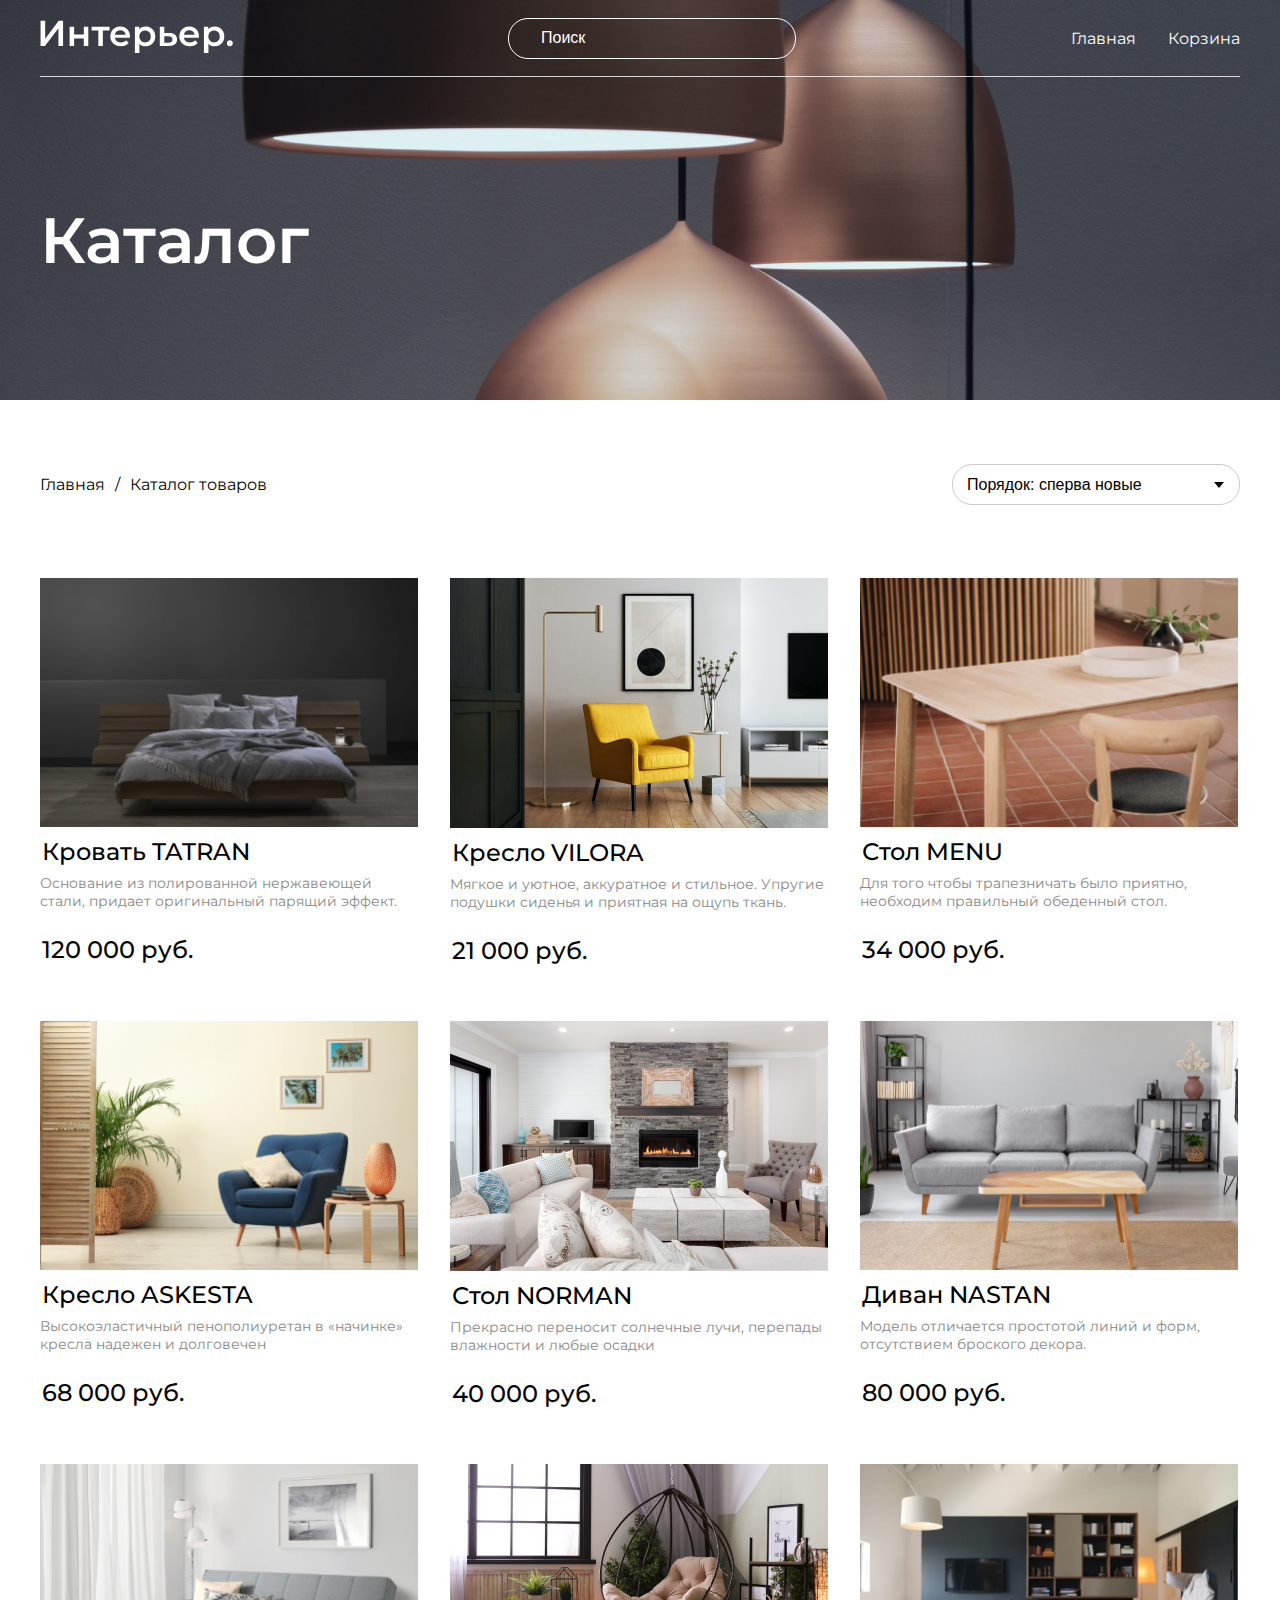
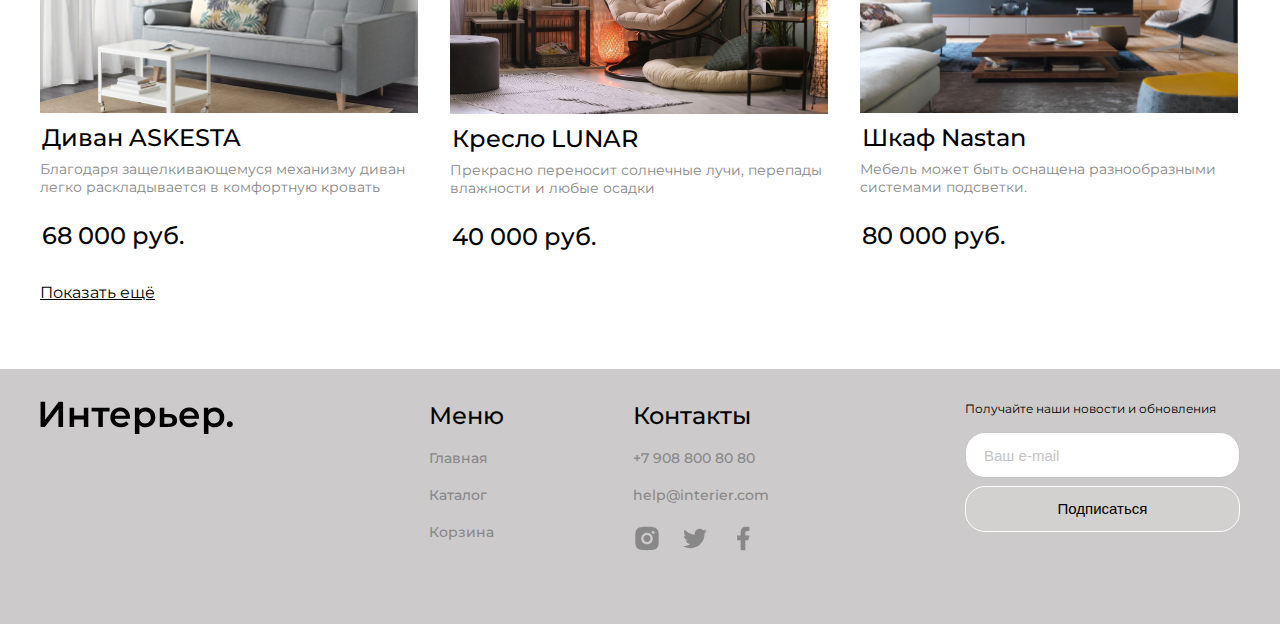
<file: catalog.html>
<!DOCTYPE html>
<html lang="en">
  <head>
    <meta charset="UTF-8" />
    <meta name="viewport" content="width=device-width, initial-scale=1.0" />
    <title>Каталог</title>
    <link rel="stylesheet" href="style.css" />
    <link rel="preconnect" href="https://fonts.googleapis.com" />
    <link rel="preconnect" href="https://fonts.gstatic.com" crossorigin />
    <link
      href="https://fonts.googleapis.com/css2?family=Montserrat:wght@400;500;600&display=swap"
      rel="stylesheet"
    />
  </head>
  <body>
    <div class="top_catalog center">
      <header class="header">
        <a class="logo" href="index.html"><svg class="logo_top"
          width="193"
          height="33"
          viewBox="0 0 193 33"
          fill="none"
          xmlns="http://www.w3.org/2000/svg"
        >
          <path
            d="M0.564 0.799998H5.172V18.692L18.708 0.799998H23.064V26H18.456V8.144L4.92 26H0.564V0.799998ZM29.6256 6.776H34.1256V14.588H43.8096V6.776H48.3096V26H43.8096V18.404H34.1256V26H29.6256V6.776ZM69.5684 10.592H62.8364V26H58.3364V10.592H51.5684V6.776H69.5684V10.592ZM89.9888 16.496C89.9888 16.808 89.9648 17.252 89.9168 17.828H74.8328C75.0968 19.244 75.7808 20.372 76.8848 21.212C78.0128 22.028 79.4048 22.436 81.0608 22.436C83.1728 22.436 84.9128 21.74 86.2808 20.348L88.6928 23.12C87.8288 24.152 86.7368 24.932 85.4168 25.46C84.0968 25.988 82.6088 26.252 80.9528 26.252C78.8408 26.252 76.9808 25.832 75.3728 24.992C73.7648 24.152 72.5168 22.988 71.6288 21.5C70.7648 19.988 70.3328 18.284 70.3328 16.388C70.3328 14.516 70.7528 12.836 71.5928 11.348C72.4568 9.836 73.6448 8.66 75.1568 7.82C76.6688 6.98 78.3728 6.56 80.2688 6.56C82.1408 6.56 83.8088 6.98 85.2728 7.82C86.7608 8.636 87.9128 9.8 88.7288 11.312C89.5688 12.8 89.9888 14.528 89.9888 16.496ZM80.2688 10.16C78.8288 10.16 77.6048 10.592 76.5968 11.456C75.6128 12.296 75.0128 13.424 74.7968 14.84H85.7048C85.5128 13.448 84.9248 12.32 83.9408 11.456C82.9568 10.592 81.7328 10.16 80.2688 10.16ZM105.567 6.56C107.439 6.56 109.107 6.968 110.571 7.784C112.059 8.6 113.223 9.752 114.063 11.24C114.903 12.728 115.323 14.444 115.323 16.388C115.323 18.332 114.903 20.06 114.063 21.572C113.223 23.06 112.059 24.212 110.571 25.028C109.107 25.844 107.439 26.252 105.567 26.252C102.975 26.252 100.923 25.388 99.4107 23.66V32.984H94.9107V6.776H99.1947V9.296C99.9387 8.384 100.851 7.7 101.931 7.244C103.035 6.788 104.247 6.56 105.567 6.56ZM105.063 22.4C106.719 22.4 108.075 21.848 109.131 20.744C110.211 19.64 110.751 18.188 110.751 16.388C110.751 14.588 110.211 13.136 109.131 12.032C108.075 10.928 106.719 10.376 105.063 10.376C103.983 10.376 103.011 10.628 102.147 11.132C101.283 11.612 100.599 12.308 100.095 13.22C99.5907 14.132 99.3387 15.188 99.3387 16.388C99.3387 17.588 99.5907 18.644 100.095 19.556C100.599 20.468 101.283 21.176 102.147 21.68C103.011 22.16 103.983 22.4 105.063 22.4ZM129.449 13.112C131.897 13.112 133.769 13.664 135.065 14.768C136.385 15.872 137.045 17.432 137.045 19.448C137.045 21.56 136.325 23.192 134.885 24.344C133.445 25.496 131.417 26.06 128.801 26.036L119.801 26V6.776H124.301V13.076L129.449 13.112ZM128.405 22.724C129.725 22.748 130.733 22.472 131.429 21.896C132.125 21.32 132.473 20.48 132.473 19.376C132.473 18.296 132.137 17.504 131.465 17C130.793 16.496 129.773 16.232 128.405 16.208L124.301 16.172V22.688L128.405 22.724ZM159.001 16.496C159.001 16.808 158.977 17.252 158.929 17.828H143.845C144.109 19.244 144.793 20.372 145.897 21.212C147.025 22.028 148.417 22.436 150.073 22.436C152.185 22.436 153.925 21.74 155.293 20.348L157.705 23.12C156.841 24.152 155.749 24.932 154.429 25.46C153.109 25.988 151.621 26.252 149.965 26.252C147.853 26.252 145.993 25.832 144.385 24.992C142.777 24.152 141.529 22.988 140.641 21.5C139.777 19.988 139.345 18.284 139.345 16.388C139.345 14.516 139.765 12.836 140.605 11.348C141.469 9.836 142.657 8.66 144.169 7.82C145.681 6.98 147.385 6.56 149.281 6.56C151.153 6.56 152.821 6.98 154.285 7.82C155.773 8.636 156.925 9.8 157.741 11.312C158.581 12.8 159.001 14.528 159.001 16.496ZM149.281 10.16C147.841 10.16 146.617 10.592 145.609 11.456C144.625 12.296 144.025 13.424 143.809 14.84H154.717C154.525 13.448 153.937 12.32 152.953 11.456C151.969 10.592 150.745 10.16 149.281 10.16ZM174.578 6.56C176.45 6.56 178.118 6.968 179.582 7.784C181.07 8.6 182.234 9.752 183.074 11.24C183.914 12.728 184.334 14.444 184.334 16.388C184.334 18.332 183.914 20.06 183.074 21.572C182.234 23.06 181.07 24.212 179.582 25.028C178.118 25.844 176.45 26.252 174.578 26.252C171.986 26.252 169.934 25.388 168.422 23.66V32.984H163.922V6.776H168.206V9.296C168.95 8.384 169.862 7.7 170.942 7.244C172.046 6.788 173.258 6.56 174.578 6.56ZM174.074 22.4C175.73 22.4 177.086 21.848 178.142 20.744C179.222 19.64 179.762 18.188 179.762 16.388C179.762 14.588 179.222 13.136 178.142 12.032C177.086 10.928 175.73 10.376 174.074 10.376C172.994 10.376 172.022 10.628 171.158 11.132C170.294 11.612 169.61 12.308 169.106 13.22C168.602 14.132 168.35 15.188 168.35 16.388C168.35 17.588 168.602 18.644 169.106 19.556C169.61 20.468 170.294 21.176 171.158 21.68C172.022 22.16 172.994 22.4 174.074 22.4ZM189.83 26.252C189.014 26.252 188.318 25.976 187.742 25.424C187.166 24.848 186.878 24.128 186.878 23.264C186.878 22.376 187.154 21.656 187.706 21.104C188.282 20.552 188.99 20.276 189.83 20.276C190.67 20.276 191.366 20.552 191.918 21.104C192.494 21.656 192.782 22.376 192.782 23.264C192.782 24.128 192.494 24.848 191.918 25.424C191.342 25.976 190.646 26.252 189.83 26.252Z"
            fill="white"
          /></svg></a>
        <input placeholder="Поиск" class="header_input" type="text" />
        <nav class="menu">
          <a class="menu_link" href="index.html">Главная</a>
          <a class="menu_link" href="cart.html">Корзина</a>
        </nav>
        <div class="menu_mobile">
          <a href="#"
            ><svg class="icons"
              width="20"
              height="19"
              viewBox="0 0 20 19"
              fill="none"
              xmlns="http://www.w3.org/2000/svg"
            >
              <g clip-path="url(#clip0_310_627)">
                <path
                  d="M5.7515 2.99141C4.59282 4.14838 3.91891 5.70363 3.86709 7.34023C3.81528 8.97682 4.38946 10.5716 5.47264 11.7995C6.55581 13.0275 8.06645 13.7962 9.69672 13.9491C11.2973 14.0991 12.8949 13.6444 14.1757 12.6766L17.5069 16.0085L17.5069 16.0085C17.5897 16.0914 17.6881 16.1571 17.7963 16.2019C17.9046 16.2468 18.0206 16.2698 18.1377 16.2698C18.2549 16.2698 18.3709 16.2468 18.4791 16.2019C18.5873 16.1571 18.6857 16.0914 18.7685 16.0085C18.8514 15.9257 18.9171 15.8274 18.9619 15.7191C19.0068 15.6109 19.0298 15.4949 19.0298 15.3777C19.0298 15.2606 19.0068 15.1446 18.9619 15.0363C18.9171 14.9281 18.8514 14.8298 18.7685 14.7469L18.7685 14.7469L15.4368 11.416C16.4021 10.135 16.8547 8.53846 16.7038 6.93943C16.5501 5.31054 15.7816 3.80139 14.5547 2.719C13.3277 1.63662 11.7345 1.06232 10.0992 1.11292C8.46381 1.16352 6.90917 1.83523 5.7515 2.99141ZM5.7515 2.99141L5.82216 3.06217L5.7515 2.99141ZM13.5895 4.25366C14.0271 4.68416 14.3751 5.19703 14.6135 5.76269C14.8518 6.32835 14.9758 6.93561 14.9783 7.54944C14.9808 8.16327 14.8618 8.77152 14.628 9.3391C14.3943 9.90669 14.0505 10.4224 13.6164 10.8564C13.1824 11.2905 12.6667 11.6343 12.0991 11.868C11.5315 12.1018 10.9233 12.2208 10.3094 12.2183C9.6956 12.2158 9.08834 12.0918 8.52268 11.8535C7.95702 11.6151 7.44415 11.2671 7.01365 10.8295C6.15334 9.95509 5.67341 8.77613 5.6784 7.54944C5.6834 6.32275 6.17291 5.14773 7.04032 4.28033C7.90772 3.41292 9.08274 2.92341 10.3094 2.91841C11.5361 2.91342 12.7151 3.39335 13.5895 4.25366Z"
                  fill="white"
                  stroke="white"
                  stroke-width="0.2"
                />
              </g>
              <defs>
                <clipPath id="clip0_310_627">
                  <rect
                    width="19"
                    height="19"
                    fill="white"
                    transform="translate(0.800537)"
                  />
                </clipPath>
              </defs>
            </svg>
          </a>
          <a href="catalog.html"
            ><svg class="icons"
              width="20"
              height="21"
              viewBox="0 0 20 21"
              fill="none"
              xmlns="http://www.w3.org/2000/svg"
            >
              <rect
                x="0.800537"
                y="0.900024"
                width="4.57143"
                height="4.57143"
                fill="white"
              />
              <rect
                x="0.800537"
                y="8.21436"
                width="4.57143"
                height="4.57143"
                fill="white"
              />
              <rect
                x="0.800537"
                y="15.5286"
                width="4.57143"
                height="4.57143"
                fill="white"
              />
              <rect
                x="8.11401"
                y="8.21436"
                width="4.57143"
                height="4.57143"
                fill="white"
              />
              <rect
                x="8.11401"
                y="15.5286"
                width="4.57143"
                height="4.57143"
                fill="white"
              />
              <rect
                x="8.11401"
                y="0.900024"
                width="4.57143"
                height="4.57143"
                fill="white"
              />
              <rect
                x="15.4285"
                y="8.21436"
                width="4.57143"
                height="4.57143"
                fill="white"
              />
              <rect
                x="15.4285"
                y="15.5286"
                width="4.57143"
                height="4.57143"
                fill="white"
              />
              <rect
                x="15.4285"
                y="0.900024"
                width="4.57143"
                height="4.57143"
                fill="white"
              />
            </svg>
          </a>
          <a href="cart.html"
            ><svg class="icons"
              width="25"
              height="25"
              viewBox="0 0 25 25"
              fill="none"
              xmlns="http://www.w3.org/2000/svg"
            >
              <path
                d="M14.5834 20.8333C15.1359 20.8333 15.6658 20.6138 16.0566 20.2231C16.4473 19.8324 16.6667 19.3025 16.6667 18.75C16.6667 18.1974 16.4473 17.6675 16.0566 17.2768C15.6658 16.8861 15.1359 16.6666 14.5834 16.6666C14.0309 16.6666 13.501 16.8861 13.1103 17.2768C12.7196 17.6675 12.5001 18.1974 12.5001 18.75C12.5001 19.3025 12.7196 19.8324 13.1103 20.2231C13.501 20.6138 14.0309 20.8333 14.5834 20.8333ZM7.29174 20.8333C7.84428 20.8333 8.37418 20.6138 8.76488 20.2231C9.15558 19.8324 9.37508 19.3025 9.37508 18.75C9.37508 18.1974 9.15558 17.6675 8.76488 17.2768C8.37418 16.8861 7.84428 16.6666 7.29174 16.6666C6.73921 16.6666 6.20931 16.8861 5.81861 17.2768C5.4279 17.6675 5.20841 18.1974 5.20841 18.75C5.20841 19.3025 5.4279 19.8324 5.81861 20.2231C6.20931 20.6138 6.73921 20.8333 7.29174 20.8333ZM20.873 6.16975C21.133 6.16136 21.3796 6.05217 21.5606 5.86525C21.7416 5.67834 21.8428 5.42836 21.8428 5.16819C21.8428 4.90801 21.7416 4.65804 21.5606 4.47112C21.3796 4.28421 21.133 4.17501 20.873 4.16663H19.674C18.7345 4.16663 17.922 4.81871 17.7178 5.73538L16.4126 11.6125C16.2084 12.5291 15.3959 13.1812 14.4563 13.1812H6.63133L5.12924 7.17079H14.8636C15.1212 7.15904 15.3644 7.04844 15.5425 6.86199C15.7206 6.67555 15.82 6.42761 15.82 6.16975C15.82 5.91189 15.7206 5.66395 15.5425 5.47751C15.3644 5.29106 15.1212 5.18046 14.8636 5.16871H5.12924C4.82473 5.16862 4.5242 5.23796 4.25051 5.37145C3.97682 5.50495 3.73716 5.69909 3.54976 5.93911C3.36236 6.17913 3.23215 6.45872 3.16903 6.75662C3.10591 7.05452 3.11154 7.36289 3.1855 7.65829L4.68758 13.6666C4.79586 14.1002 5.046 14.485 5.39821 14.7601C5.75042 15.0351 6.18447 15.1844 6.63133 15.1843H14.4563C15.368 15.1845 16.2524 14.8736 16.9636 14.3032C17.6748 13.7327 18.1701 12.9368 18.3678 12.0468L19.674 6.16975H20.873Z"
                fill="white"
              />
            </svg>
          </a>
        </div>
      </header>
      <section>
        <h1 class="title_catalog">Каталог</h1>
      </section>
    </div>
    <div class="menu_middle center">
      <nav class="menu_middle_nav">
        <a class="menu_link_black" href="index.html"><span class="menu_link_text">Главная</span></a>
        <a class="menu_link_black" href="catalog.html"><span class="menu_link_text">Каталог товаров</span></a>
      </nav>
      <div class="select">
        <select>
          <option value="1">Порядок: сперва новые</option>
          <option value="2">Порядок: сперва дорогие</option>
          <option value="3">Порядок: сперва дешевые</option>
        </select>
      </div>
    </div>
    <div class="product_box_catalog center">
      <div class="product_content">
        <div class="product">
          <img
            src="img/tatran_bed_1.jpg"
            alt="tatran bed"
            class="product_img"
          />
          <a class="product_heading" href="#">Кровать TATRAN</a>
          <p class="product_text">
            Основание из полированной нержавеющей стали, придает оригинальный
            парящий эффект.
          </p>
          <div class="product_box-price">
            <span class="product_price">120 000 руб.</span>
          </div>
        </div>
        <div class="product">
          <img
            src="img/vilora_arm-chair.jpg"
            alt="vilora arm-chair"
            class="product_img"
          />
          <a class="product_heading" href="#">Кресло VILORA</a>
          <p class="product_text">
            Мягкое и уютное, аккуратное и стильное. Упругие подушки сиденья и
            приятная на ощупь ткань.
          </p>
          <div class="product_box-price">
            <span class="product_price">21 000 руб.</span>
          </div>
        </div>
        <div class="product">
          <img
            src="img/menu_table_1.jpg"
            alt="menu table"
            class="product_img"
          />
          <a class="product_heading" href="#">Стол MENU</a>
          <p class="product_text">
            Для того чтобы трапезничать было приятно, необходим правильный
            обеденный стол.
          </p>
          <div class="product_box-price">
            <span class="product_price">34 000 руб.</span>
          </div>
        </div>
        <div class="product">
          <img
            src="img/askesta_arm-chair.jpg"
            alt="askesta arm-chair"
            class="product_img"
          />
          <a class="product_heading" href="#">Кресло ASKESTA</a>
          <p class="product_text">
            Высокоэластичный пенополиуретан в «начинке» кресла надежен и
            долговечен
          </p>
          <div class="product_box-price">
            <span class="product_price">68 000 руб.</span>
          </div>
        </div>
        <div class="product">
          <img
            src="img/norman_table.jpg"
            alt="norman table"
            class="product_img"
          />
          <a class="product_heading" href="#">Стол NORMAN</a>
          <p class="product_text">
            Прекрасно переносит солнечные лучи, перепады влажности и любые
            осадки
          </p>
          <div class="product_box-price">
            <span class="product_price">40 000 руб.</span>
          </div>
        </div>
        <div class="product">
          <img
            src="img/nastan_table.jpg"
            alt="nastan table"
            class="product_img"
          />
          <a class="product_heading" href="#">Диван NASTAN</a>
          <p class="product_text">
            Модель отличается простотой линий и форм, отсутствием броского
            декора.
          </p>
          <div class="product_box-price">
            <span class="product_price">80 000 руб.</span>
          </div>
        </div>
        <div class="product">
          <img
            src="img/askesta_sofa.jpg"
            alt="nastan table"
            class="product_img"
          />
          <a class="product_heading" href="#">Диван ASKESTA</a>
          <p class="product_text">
            Благодаря защелкивающемуся механизму диван легко раскладывается в
            комфортную кровать
          </p>
          <div class="product_box-price">
            <span class="product_price">68 000 руб.</span>
          </div>
        </div>
        <div class="product">
          <img
            src="img/lunar_arm-chair.jpg"
            alt="nastan table"
            class="product_img"
          />
          <a class="product_heading" href="#">Кресло LUNAR</a>
          <p class="product_text">
            Прекрасно переносит солнечные лучи, перепады влажности и любые
            осадки
          </p>
          <div class="product_box-price">
            <span class="product_price">40 000 руб.</span>
          </div>
        </div>
        <div class="product">
          <img
            src="img/nastan_cabinet.jpg"
            alt="nastan table"
            class="product_img"
          />
          <a class="product_heading" href="#">Шкаф Nastan</a>
          <p class="product_text">
            Мебель может быть оснащена разнообразными системами подсветки.
          </p>
          <div class="product_box-price">
            <span class="product_price">80 000 руб.</span>
          </div>
        </div>
      </div>
      <div class="box-link center">
        <a href="#" class="link-go">Показать ещё</a>
      </div>
    </div>
    <footer class="footer center">
      <div class="footer_logo">
        <a href="index.html">
          <svg class="logo_footer"
            width="193"
            height="33"
            viewBox="0 0 193 33"
            fill="none"
            xmlns="http://www.w3.org/2000/svg"
          >
            <path
              d="M0.564 0.799998H5.172V18.692L18.708 0.799998H23.064V26H18.456V8.144L4.92 26H0.564V0.799998ZM29.6256 6.776H34.1256V14.588H43.8096V6.776H48.3096V26H43.8096V18.404H34.1256V26H29.6256V6.776ZM69.5684 10.592H62.8364V26H58.3364V10.592H51.5684V6.776H69.5684V10.592ZM89.9888 16.496C89.9888 16.808 89.9648 17.252 89.9168 17.828H74.8328C75.0968 19.244 75.7808 20.372 76.8848 21.212C78.0128 22.028 79.4048 22.436 81.0608 22.436C83.1728 22.436 84.9128 21.74 86.2808 20.348L88.6928 23.12C87.8288 24.152 86.7368 24.932 85.4168 25.46C84.0968 25.988 82.6088 26.252 80.9528 26.252C78.8408 26.252 76.9808 25.832 75.3728 24.992C73.7648 24.152 72.5168 22.988 71.6288 21.5C70.7648 19.988 70.3328 18.284 70.3328 16.388C70.3328 14.516 70.7528 12.836 71.5928 11.348C72.4568 9.836 73.6448 8.66 75.1568 7.82C76.6688 6.98 78.3728 6.56 80.2688 6.56C82.1408 6.56 83.8088 6.98 85.2728 7.82C86.7608 8.636 87.9128 9.8 88.7288 11.312C89.5688 12.8 89.9888 14.528 89.9888 16.496ZM80.2688 10.16C78.8288 10.16 77.6048 10.592 76.5968 11.456C75.6128 12.296 75.0128 13.424 74.7968 14.84H85.7048C85.5128 13.448 84.9248 12.32 83.9408 11.456C82.9568 10.592 81.7328 10.16 80.2688 10.16ZM105.567 6.56C107.439 6.56 109.107 6.968 110.571 7.784C112.059 8.6 113.223 9.752 114.063 11.24C114.903 12.728 115.323 14.444 115.323 16.388C115.323 18.332 114.903 20.06 114.063 21.572C113.223 23.06 112.059 24.212 110.571 25.028C109.107 25.844 107.439 26.252 105.567 26.252C102.975 26.252 100.923 25.388 99.4107 23.66V32.984H94.9107V6.776H99.1947V9.296C99.9387 8.384 100.851 7.7 101.931 7.244C103.035 6.788 104.247 6.56 105.567 6.56ZM105.063 22.4C106.719 22.4 108.075 21.848 109.131 20.744C110.211 19.64 110.751 18.188 110.751 16.388C110.751 14.588 110.211 13.136 109.131 12.032C108.075 10.928 106.719 10.376 105.063 10.376C103.983 10.376 103.011 10.628 102.147 11.132C101.283 11.612 100.599 12.308 100.095 13.22C99.5907 14.132 99.3387 15.188 99.3387 16.388C99.3387 17.588 99.5907 18.644 100.095 19.556C100.599 20.468 101.283 21.176 102.147 21.68C103.011 22.16 103.983 22.4 105.063 22.4ZM129.449 13.112C131.897 13.112 133.769 13.664 135.065 14.768C136.385 15.872 137.045 17.432 137.045 19.448C137.045 21.56 136.325 23.192 134.885 24.344C133.445 25.496 131.417 26.06 128.801 26.036L119.801 26V6.776H124.301V13.076L129.449 13.112ZM128.405 22.724C129.725 22.748 130.733 22.472 131.429 21.896C132.125 21.32 132.473 20.48 132.473 19.376C132.473 18.296 132.137 17.504 131.465 17C130.793 16.496 129.773 16.232 128.405 16.208L124.301 16.172V22.688L128.405 22.724ZM159.001 16.496C159.001 16.808 158.977 17.252 158.929 17.828H143.845C144.109 19.244 144.793 20.372 145.897 21.212C147.025 22.028 148.417 22.436 150.073 22.436C152.185 22.436 153.925 21.74 155.293 20.348L157.705 23.12C156.841 24.152 155.749 24.932 154.429 25.46C153.109 25.988 151.621 26.252 149.965 26.252C147.853 26.252 145.993 25.832 144.385 24.992C142.777 24.152 141.529 22.988 140.641 21.5C139.777 19.988 139.345 18.284 139.345 16.388C139.345 14.516 139.765 12.836 140.605 11.348C141.469 9.836 142.657 8.66 144.169 7.82C145.681 6.98 147.385 6.56 149.281 6.56C151.153 6.56 152.821 6.98 154.285 7.82C155.773 8.636 156.925 9.8 157.741 11.312C158.581 12.8 159.001 14.528 159.001 16.496ZM149.281 10.16C147.841 10.16 146.617 10.592 145.609 11.456C144.625 12.296 144.025 13.424 143.809 14.84H154.717C154.525 13.448 153.937 12.32 152.953 11.456C151.969 10.592 150.745 10.16 149.281 10.16ZM174.578 6.56C176.45 6.56 178.118 6.968 179.582 7.784C181.07 8.6 182.234 9.752 183.074 11.24C183.914 12.728 184.334 14.444 184.334 16.388C184.334 18.332 183.914 20.06 183.074 21.572C182.234 23.06 181.07 24.212 179.582 25.028C178.118 25.844 176.45 26.252 174.578 26.252C171.986 26.252 169.934 25.388 168.422 23.66V32.984H163.922V6.776H168.206V9.296C168.95 8.384 169.862 7.7 170.942 7.244C172.046 6.788 173.258 6.56 174.578 6.56ZM174.074 22.4C175.73 22.4 177.086 21.848 178.142 20.744C179.222 19.64 179.762 18.188 179.762 16.388C179.762 14.588 179.222 13.136 178.142 12.032C177.086 10.928 175.73 10.376 174.074 10.376C172.994 10.376 172.022 10.628 171.158 11.132C170.294 11.612 169.61 12.308 169.106 13.22C168.602 14.132 168.35 15.188 168.35 16.388C168.35 17.588 168.602 18.644 169.106 19.556C169.61 20.468 170.294 21.176 171.158 21.68C172.022 22.16 172.994 22.4 174.074 22.4ZM189.83 26.252C189.014 26.252 188.318 25.976 187.742 25.424C187.166 24.848 186.878 24.128 186.878 23.264C186.878 22.376 187.154 21.656 187.706 21.104C188.282 20.552 188.99 20.276 189.83 20.276C190.67 20.276 191.366 20.552 191.918 21.104C192.494 21.656 192.782 22.376 192.782 23.264C192.782 24.128 192.494 24.848 191.918 25.424C191.342 25.976 190.646 26.252 189.83 26.252Z"
              fill="black"
            />
          </svg>
        </a>
      </div>
      <div class="footer_info">
        <nav class="footer_item">
          <h3 class="footer_heading">Меню</h3>
          <a class="footer_link" href="index.html">Главная</a>
          <a class="footer_link" href="catalog.html">Каталог</a>
          <a class="footer_link" href="#">Корзина</a><br />
        </nav>
        <div class="footer_item">
          <h3 class="footer_heading">Контакты</h3>
          <a href="tel:+79088008080" class="footer_link">+7 908 800 80 80</a>
          <a href="mailto:help@interier.com" class="footer_link"
            >help@interier.com</a
          >
          <div class="footer_icons">
            <a href="#">
              <svg class="icons"
                width="28"
                height="29"
                viewBox="0 0 28 29"
                fill="none"
                xmlns="http://www.w3.org/2000/svg"
              >
                <g clip-path="url(#clip0_5139_60)">
                  <path
                    d="M14 2.83398C17.1698 2.83398 17.5653 2.84565 18.809 2.90398C20.0515 2.96232 20.8973 3.15715 21.6417 3.44648C22.4117 3.74282 23.0603 4.14415 23.709 4.79165C24.3022 5.37486 24.7613 6.08034 25.0542 6.85898C25.3423 7.60215 25.5383 8.44915 25.5967 9.69165C25.6515 10.9353 25.6667 11.3308 25.6667 14.5007C25.6667 17.6705 25.655 18.066 25.5967 19.3097C25.5383 20.5522 25.3423 21.398 25.0542 22.1423C24.7621 22.9214 24.303 23.627 23.709 24.2097C23.1256 24.8027 22.4202 25.2617 21.6417 25.5548C20.8985 25.843 20.0515 26.039 18.809 26.0973C17.5653 26.1522 17.1698 26.1673 14 26.1673C10.8302 26.1673 10.4347 26.1557 9.191 26.0973C7.9485 26.039 7.10267 25.843 6.35834 25.5548C5.57938 25.2625 4.87378 24.8034 4.291 24.2097C3.69764 23.6265 3.23859 22.921 2.94584 22.1423C2.6565 21.3992 2.46167 20.5522 2.40334 19.3097C2.3485 18.066 2.33334 17.6705 2.33334 14.5007C2.33334 11.3308 2.345 10.9353 2.40334 9.69165C2.46167 8.44798 2.6565 7.60332 2.94584 6.85898C3.23778 6.07986 3.69694 5.37419 4.291 4.79165C4.87395 4.19809 5.5795 3.739 6.35834 3.44648C7.10267 3.15715 7.94734 2.96232 9.191 2.90398C10.4347 2.84915 10.8302 2.83398 14 2.83398ZM14 8.66732C12.4529 8.66732 10.9692 9.2819 9.87521 10.3759C8.78125 11.4698 8.16667 12.9536 8.16667 14.5007C8.16667 16.0477 8.78125 17.5315 9.87521 18.6254C10.9692 19.7194 12.4529 20.334 14 20.334C15.5471 20.334 17.0308 19.7194 18.1248 18.6254C19.2188 17.5315 19.8333 16.0477 19.8333 14.5007C19.8333 12.9536 19.2188 11.4698 18.1248 10.3759C17.0308 9.2819 15.5471 8.66732 14 8.66732ZM21.5833 8.37565C21.5833 7.98888 21.4297 7.61794 21.1562 7.34445C20.8827 7.07096 20.5118 6.91732 20.125 6.91732C19.7382 6.91732 19.3673 7.07096 19.0938 7.34445C18.8203 7.61794 18.6667 7.98888 18.6667 8.37565C18.6667 8.76243 18.8203 9.13336 19.0938 9.40685C19.3673 9.68034 19.7382 9.83398 20.125 9.83398C20.5118 9.83398 20.8827 9.68034 21.1562 9.40685C21.4297 9.13336 21.5833 8.76243 21.5833 8.37565ZM14 11.0007C14.9283 11.0007 15.8185 11.3694 16.4749 12.0258C17.1313 12.6822 17.5 13.5724 17.5 14.5007C17.5 15.4289 17.1313 16.3191 16.4749 16.9755C15.8185 17.6319 14.9283 18.0007 14 18.0007C13.0717 18.0007 12.1815 17.6319 11.5251 16.9755C10.8688 16.3191 10.5 15.4289 10.5 14.5007C10.5 13.5724 10.8688 12.6822 11.5251 12.0258C12.1815 11.3694 13.0717 11.0007 14 11.0007Z"
                    fill="#888888"
                  />
                </g>
                <defs>
                  <clipPath id="clip0_5139_60">
                    <rect
                      width="28"
                      height="28"
                      fill="white"
                      transform="translate(0 0.50061)"
                    />
                  </clipPath>
                </defs>
              </svg>
            </a>
            <a href="#">
              <svg class="icons"
                width="28"
                height="29"
                viewBox="0 0 28 29"
                fill="none"
                xmlns="http://www.w3.org/2000/svg"
              >
                <g clip-path="url(#clip0_5139_57)">
                  <path
                    d="M25.8557 7.09919C24.965 7.49317 24.0205 7.75191 23.0533 7.86686C24.0727 7.2572 24.8357 6.29771 25.2 5.16719C24.2433 5.73652 23.1945 6.13552 22.1013 6.35136C21.3671 5.5657 20.3938 5.04465 19.3328 4.86921C18.2718 4.69377 17.1826 4.87376 16.2345 5.38122C15.2864 5.88868 14.5325 6.69516 14.09 7.67528C13.6475 8.65541 13.5412 9.75427 13.7877 10.801C11.8476 10.7038 9.94973 10.1996 8.21718 9.3213C6.48462 8.44296 4.95616 7.21008 3.73101 5.70269C3.29735 6.44755 3.06946 7.29429 3.07067 8.15619C3.07067 9.84786 3.93167 11.3424 5.24067 12.2174C4.46602 12.193 3.70841 11.9838 3.03101 11.6072V11.6679C3.03124 12.7945 3.42111 13.8864 4.1345 14.7584C4.84789 15.6304 5.8409 16.2289 6.94517 16.4524C6.22606 16.6472 5.47203 16.676 4.74017 16.5364C5.05152 17.5061 5.65835 18.3543 6.4757 18.962C7.29305 19.5697 8.27999 19.9066 9.29834 19.9255C8.28624 20.7204 7.12738 21.308 5.88804 21.6547C4.64869 22.0014 3.35316 22.1005 2.07551 21.9462C4.30582 23.3805 6.90212 24.142 9.55384 24.1395C18.529 24.1395 23.4372 16.7044 23.4372 10.2562C23.4372 10.0462 23.4313 9.83386 23.422 9.62619C24.3773 8.93572 25.2019 8.08038 25.8568 7.10036L25.8557 7.09919Z"
                    fill="#888888"
                  />
                </g>
                <defs>
                  <clipPath id="clip0_5139_57">
                    <rect
                      width="28"
                      height="28"
                      fill="white"
                      transform="translate(0 0.500488)"
                    />
                  </clipPath>
                </defs>
              </svg>
            </a>
            <a href="#">
              <svg class="icons"
                width="28"
                height="29"
                viewBox="0 0 28 29"
                fill="none"
                xmlns="http://www.w3.org/2000/svg"
              >
                <g clip-path="url(#clip0_5139_54)">
                  <path
                    d="M16.3333 16.2218H19.25L20.4167 11.5552H16.3333V9.22184C16.3333 8.02018 16.3333 6.88851 18.6667 6.88851H20.4167V2.96851C20.0363 2.91834 18.6002 2.80518 17.0835 2.80518C13.916 2.80518 11.6667 4.73834 11.6667 8.28851V11.5552H8.16666V16.2218H11.6667V26.1385H16.3333V16.2218Z"
                    fill="#888888"
                  />
                </g>
                <defs>
                  <clipPath id="clip0_5139_54">
                    <rect
                      width="28"
                      height="28"
                      fill="white"
                      transform="translate(0 0.471802)"
                    />
                  </clipPath>
                </defs>
              </svg>
            </a>
          </div>
        </div>
      </div>
      <form class="form" action="#">
        <p class="form_text">Получайте наши новости и обновления</p>
        <input placeholder="Ваш e-mail" class="form_email" type="email" />
        <button class="form_button" type="submit">Подписаться</button>
      </form>
    </footer>
  </body>
</html>
</file>
<file: style.css>
@charset "UTF-8";
@keyframes wobble-hor-bottom {
  0%, 100% {
    transform: translateX(0%);
    transform-origin: 50% 50%;
  }
  15% {
    transform: translateX(-30px) rotate(-6deg);
  }
  30% {
    transform: translateX(15px) rotate(6deg);
  }
  45% {
    transform: translateX(-15px) rotate(-3.6deg);
  }
  60% {
    transform: translateX(9px) rotate(2.4deg);
  }
  75% {
    transform: translateX(-6px) rotate(-1.2deg);
  }
}
* {
  margin: 0;
  padding: 0;
}

a {
  text-decoration: none;
}

body {
  font-family: "Montserrat", sans-serif;
}

.center {
  padding-left: calc(50% - 600px);
  padding-right: calc(50% - 600px);
}

.top {
  height: 735px;
  background-image: url(img/topbackground.jpg);
  background-repeat: no-repeat;
  background-position: center;
  background-size: cover;
}
.top_catalog {
  height: 400px;
  background-image: url(img/topbackground_catalog.jpg);
  background-repeat: no-repeat;
  background-position: center;
  background-size: cover;
}
.top_text {
  font-size: 24px;
  line-height: 32px;
  color: #fff;
  font-style: normal;
  font-weight: 400;
  margin-bottom: 16px;
}
.top_link {
  font-size: 16px;
  line-height: 24px;
  color: #fff;
  font-style: normal;
  font-weight: 400;
  text-decoration-line: underline;
}
.top_link:hover {
  color: #888888;
  text-decoration: none;
}

.logo_footer, .logo_top path {
  transition: fill 0.5s;
}
.logo_top:hover path {
  fill: #000;
}
.logo_footer:hover path {
  fill: #fff;
}

.header {
  height: 76px;
  display: flex;
  flex-wrap: wrap;
  justify-content: space-between;
  align-items: center;
  border-bottom: 0.5px solid rgba(255, 255, 255, 0.8);
}
.header_input {
  width: 288px;
  height: 41px;
  border-radius: 20px;
  border: 1px solid #fff;
  background-color: transparent;
  outline: none;
  color: #fff;
  font-size: 16px;
  font-style: normal;
  font-weight: 400;
  line-height: normal;
  padding-left: 32px;
  padding-right: 32px;
  box-sizing: border-box;
}
.header_input::-moz-placeholder {
  color: #fff;
}
.header_input::placeholder {
  color: #fff;
}

.logo:hover svg fill {
  fill: "red";
}

.menu {
  display: flex;
  gap: 32px;
}
.menu_middle {
  margin-top: 64px;
  display: flex;
  justify-content: space-between;
  align-items: center;
}
.menu_middle_nav {
  display: flex;
  transition: all 10s;
}
.menu_link {
  font-size: 16px;
  font-style: normal;
  font-weight: 400;
  line-height: normal;
  color: #fff;
}
.menu_link:hover {
  text-decoration: underline;
}
.menu_link_black {
  font-size: 16px;
  font-style: normal;
  font-weight: 400;
  line-height: 32px;
  color: #000;
}
.menu_link_black:active {
  color: green;
}
.menu_link_black:not(:last-child)::after {
  content: "/";
  font-size: 16px;
  font-style: normal;
  font-weight: 400;
  line-height: 32px;
  color: #000;
  padding-left: 10px;
  padding-right: 10px;
}
.menu_link_text:hover {
  text-decoration: underline;
}
.menu_mobile {
  display: none;
}

.title {
  color: #fff;
  font-size: 64px;
  font-style: normal;
  font-weight: 600;
  line-height: 70px;
  margin-top: 64px;
  margin-bottom: 16px;
  max-width: 792px;
}
.title_catalog {
  color: #fff;
  font-size: 64px;
  font-style: normal;
  font-weight: 600;
  line-height: 70px;
  margin-top: 128px;
}

.heading {
  font-weight: 600;
  font-size: 48px;
  font-style: normal;
  line-height: 58.51px;
  color: #000;
  margin-bottom: 9px;
}

.furniture_for {
  padding-top: 64px;
}

.for {
  margin-top: 32px;
  display: grid;
  gap: 32px;
  grid-template-columns: repeat(12, 1fr);
}
.for_item {
  height: 415px;
  grid-column: span 4;
  color: #fff;
  font-size: 34px;
  font-style: normal;
  font-weight: 600;
  line-height: normal;
  display: flex;
  align-items: center;
  justify-content: center;
}
.for_item_big {
  grid-column: span 6;
}
.for_item_1 {
  background-image: url(img/furniture\ for_1.jpg);
}
.for_item_2 {
  background-image: url(img/furniture\ for_2.jpg);
}
.for_item_3 {
  background-image: url(img/furniture\ for_3.jpg);
}
.for_item_4 {
  background-image: url(img/furniture\ for_4.jpg);
}
.for_item_5 {
  background-image: url(img/furniture\ for_5.jpg);
}

.product {
  width: 378px;
  display: flex;
  flex-direction: column;
}
.product_img {
  width: 100%;
  transition: 0.3s;
}
.product_img:hover {
  transform: scale(1.02);
  box-shadow: 0 0 5px #ccc;
}
.product_box {
  padding-top: 64px;
}
.product_box_catalog {
  padding-top: 41px;
}
.product_box-price {
  margin-top: 13px;
  margin-left: 2px;
  display: flex;
  gap: 32px;
}
.product_content {
  margin-top: 32px;
  display: flex;
  -moz-column-gap: 32px;
       column-gap: 32px;
  row-gap: 56px;
  flex-wrap: wrap;
}
.product_heading {
  font-weight: 500;
  font-size: 24px;
  font-style: normal;
  line-height: normal;
  margin-bottom: 8px;
  color: #000;
  margin-top: 10px;
  margin-left: 2px;
}
.product_heading:hover {
  color: #cacdd8;
}
.product_text {
  font-size: 14px;
  color: #888;
  margin-bottom: 12px;
  font-style: normal;
  font-weight: 400;
  line-height: normal;
}
.product_price {
  font-weight: 500;
  font-size: 24px;
  line-height: normal;
  color: #050505;
  font-style: normal;
}
.product_sale {
  text-decoration-line: line-through;
  color: #888;
}

.form {
  display: flex;
  flex-direction: column;
  gap: 8px;
}
.form_text {
  font-size: 12px;
  font-style: normal;
  font-weight: 400;
  line-height: normal;
  color: #000;
  margin-bottom: 8px;
}
.form_email {
  background: #FFFFFF;
  border: 1px solid #c4c4c4;
  box-sizing: border-box;
  border-radius: 20px;
  width: 275px;
  height: 46px;
  font-style: normal;
  font-weight: normal;
  font-size: 15px;
  line-height: 18px;
  padding-left: 18px;
  padding-right: 18px;
}
.form_email::-moz-placeholder {
  color: #c4c4c4;
}
.form_email::placeholder {
  color: #c4c4c4;
}
.form_button {
  background: rgba(222, 215, 215, 0.41);
  border: 1px solid #FFFFFF;
  box-sizing: border-box;
  border-radius: 20px;
  width: 275px;
  height: 46px;
  flex-shrink: 0;
  font-size: 15px;
  line-height: 18px;
  color: #000000;
  transition: all 0.5s;
}
.form_button:hover {
  background-color: #000;
  color: #FFF;
  border-color: #000;
}

.area_input_email {
  border: 1px solid red;
}

.footer {
  background-color: #cccaca;
  margin-top: 64px;
  display: flex;
  padding-top: 32px;
  padding-bottom: 44px;
  justify-content: space-between;
}
.footer_heading {
  font-weight: 500;
  font-size: 24px;
  line-height: 29px;
  color: #000;
  font-style: normal;
  line-height: normal;
  margin-bottom: 12px;
}
.footer_link {
  font-weight: 500;
  font-style: normal;
  line-height: normal;
  font-size: 14px;
  line-height: 17px;
  color: #888;
  margin-bottom: 12px;
}
.footer_link:hover {
  text-decoration: underline;
  color: #000;
}
.footer_content {
  display: flex;
  justify-content: space-between;
  flex-wrap: nowrap;
}
.footer_item {
  display: flex;
  flex-direction: column;
  row-gap: 8px;
  grid-row: 12px;
}
.footer_info {
  display: flex;
  gap: 129px;
}
.footer_icons {
  display: flex;
  flex-direction: row;
  align-items: center;
  gap: 20px;
}

.box-link {
  margin-top: 30px;
  margin-bottom: 30px;
}

.link-go {
  color: #000;
  font-size: 16px;
  font-style: normal;
  font-weight: 400;
  line-height: 24px;
  text-decoration-line: underline;
}
.link-go:hover {
  color: #888888;
  text-decoration: none;
}

.select {
  position: relative;
  width: 288px;
}

.select select {
  display: block;
  width: 100%;
  height: 41px;
  padding-left: 14px;
  padding-right: 24px;
  background: none;
  /* убираем фон */
  border: 1px solid #ccc;
  /* рамка */
  border-radius: 3px;
  /* скругление полей формы */
  -webkit-appearance: none;
  /* Chrome */
  -moz-appearance: none;
  /* Firefox */
  appearance: none;
  /* убираем дефолнтные стрелочки */
  font-size: 16px;
  color: #000;
  font-style: normal;
  font-weight: 400;
  line-height: normal;
  border-radius: 20px;
}

.select:after {
  content: "";
  display: block;
  border-style: solid;
  border-width: 6px 5px 0 5px;
  border-color: #000 transparent;
  pointer-events: none;
  position: absolute;
  top: 50%;
  right: 1rem;
  z-index: 1;
  margin-top: -3px;
}

.top_cart {
  height: 400px;
  background-image: url(img/cart_top.jpg);
  background-repeat: no-repeat;
  background-position: center;
  background-size: cover;
}

.heading_big {
  color: #fff;
  font-family: Montserrat;
  font-size: 64px;
  font-style: normal;
  font-weight: 600;
  line-height: 70px;
  /* 109.375% */
  margin-top: 127px;
}

.cart {
  display: grid;
  grid-template-columns: repeat(12, 1fr);
  gap: 32px;
  margin-top: 64px;
}
.cart_form {
  border-radius: 20px;
  background: #e2e2e2;
  height: 556px;
  grid-column: span 4;
  padding-left: 24px;
  padding-right: 32px;
}
.cart_form_heading {
  color: #000;
  text-align: center;
  font-size: 24px;
  font-style: normal;
  font-weight: 600;
  line-height: normal;
  padding-top: 42px;
  padding-bottom: 35px;
}
.cart_content {
  grid-column: span 8;
}
.cart_name {
  display: flex;
  justify-content: space-between;
  padding-bottom: 14px;
}
.cart_item {
  border-top: 0.5px solid #cacdd8;
  padding-top: 25px;
  padding-bottom: 32px;
  display: flex;
  justify-content: space-between;
  align-items: flex-start;
}
.cart_left {
  display: flex;
  gap: 32px;
}
.cart_info {
  width: 276px;
  display: flex;
  flex-direction: column;
  gap: 14px;
}
.cart_info_title {
  color: #000;
  font-size: 24px;
  font-style: normal;
  font-weight: 500;
  line-height: normal;
}
.cart_info_title:hover {
  color: #cacdd8;
}
.cart_info_text {
  color: #888;
  font-size: 14px;
  font-style: normal;
  font-weight: 400;
  line-height: normal;
}
.cart_info_price {
  color: #050505;
  font-size: 16px;
  font-style: normal;
  font-weight: 500;
  line-height: normal;
}
.cart_link_box {
  color: #000;
  font-size: 14px;
  font-style: normal;
  font-weight: 400;
  line-height: 210%;
  /* 29.4px */
  display: flex;
  gap: 32px;
}
.cart_img {
  align-self: flex-start;
}
.cart_button {
  width: 200px;
  height: 37px;
  display: block;
  color: #020202;
  font-size: 14px;
  font-style: normal;
  font-weight: 400;
  line-height: normal;
  display: flex;
  align-items: center;
  justify-content: center;
  border-radius: 50px;
  border: 1px solid #000;
}
.cart_button_goods {
  transition: all 0.5s;
}
.cart_button_goods:hover {
  background: #000;
  color: #fff;
}
.cart_button_form {
  align-self: center;
  width: 290px;
  transition: all 0.5s;
}
.cart_button_form:hover {
  background: #000;
  color: #fff;
  animation: wobble-hor-bottom 1.5s both;
}
.cart_button_box {
  padding-top: 18px;
  display: flex;
  gap: 7px;
}
.cart_links {
  color: #000;
  text-align: center;
  font-size: 14px;
  font-style: normal;
  font-weight: 400;
  line-height: 210%; /* 29.4px */
  text-decoration: underline;
}
.cart_links:hover {
  color: #888888;
  text-decoration: none;
}
.cart_number {
  width: 71px;
  height: 51px;
  border-radius: 6px;
  background: #f7f6f6;
  outline: none;
  border: none;
  color: #000;
  text-align: center;
  font-size: 14px;
  font-style: normal;
  font-weight: 600;
  line-height: 210%;
  /* 29.4px */
  padding-right: 14px;
  box-sizing: border-box;
}

.order_form {
  display: flex;
  flex-direction: column;
  gap: 41px;
}
.order_form_item {
  outline: none;
  border: none;
  border-bottom: 1px solid #cacdd8;
  background: transparent;
  color: #000;
  font-size: 14px;
  font-style: normal;
  font-weight: 400;
  line-height: normal;
  padding-bottom: 3px;
  font-family: "Montserrat", sans-serif;
}
.order_form_result {
  color: #000;
  font-size: 24px;
  font-style: normal;
  font-weight: 500;
  line-height: normal;
  text-align: center;
  margin-top: 23px;
  margin-bottom: 18px;
}

.icons {
  transition: all 10s;
}
.icons:hover path {
  fill: #000;
}
.icons:hover rect {
  fill: #000;
}

@media (max-width: 1024px) {
  .center {
    padding-left: calc(50% - 393px);
    padding-right: calc(50% - 393px);
  }
  .for_item, .for_button {
    height: 268px;
  }
  .product_content {
    gap: 29px;
  }
  .footer_logo {
    display: none;
  }
  .cart {
    display: flex;
    flex-wrap: wrap;
  }
  .cart_button_box {
    padding-top: 0px;
  }
  .product_content {
    gap: 29px;
  }
  .form_email, .form_button {
    width: 268px;
  }
}
@media (min-width: 768px) and (max-width: 833px) {
  .center {
    padding-left: 24px;
    padding-right: 24px;
  }
  .product {
    width: 345px;
  }
}
@media (max-width: 767px) {
  .center {
    padding-left: 4vw;
    padding-right: 4vw;
  }
  .header {
    padding-top: 32px;
  }
  .header_input {
    display: none;
  }
  .menu {
    display: none;
  }
  .menu_mobile {
    display: flex;
    align-items: center;
    gap: 32px;
  }
  .menu_middle {
    flex-direction: column;
    align-items: center;
  }
  .menu_middle_nav {
    font-size: 14px;
    padding-bottom: 16px;
  }
  .logo_img {
    width: 99px;
  }
  .title,
  .title_catalog,
  .heading_big {
    font-weight: 600;
    font-size: 48px;
    text-align: center;
  }
  .top_text {
    font-weight: 400;
    font-size: 16px;
    text-align: center;
  }
  .top_link {
    font-size: 14px;
    display: flex;
    justify-content: center;
  }
  .heading {
    font-size: 24px;
    line-height: 29px;
  }
  .for {
    grid-template-columns: repeat(4, 1fr);
    gap: 16px;
  }
  .for_item {
    height: 375px;
    grid-column: span 4;
    font-size: 28px;
    line-height: 34px;
  }
  .for_item_big {
    height: 244px;
    grid-column: span 4;
  }
  .footer {
    display: flex;
    flex-direction: column;
    align-items: center;
  }
  .product_box {
    display: flex;
    flex-direction: column;
    align-items: center;
  }
  .product_content {
    justify-content: center;
  }
  .cart {
    flex-direction: column;
    align-content: center;
  }
  .cart_img {
    display: none;
  }
  .cart_name {
    display: none;
  }
  .cart_info_title {
    font-size: 18px;
  }
  .cart_info_text, .cart_info_price {
    font-size: 12px;
    line-height: 15px;
  }
  .cart_button {
    width: 166px;
    height: 37px;
    font-size: 12px;
    line-height: 15px;
  }
}/*# sourceMappingURL=style.css.map */
</file>
